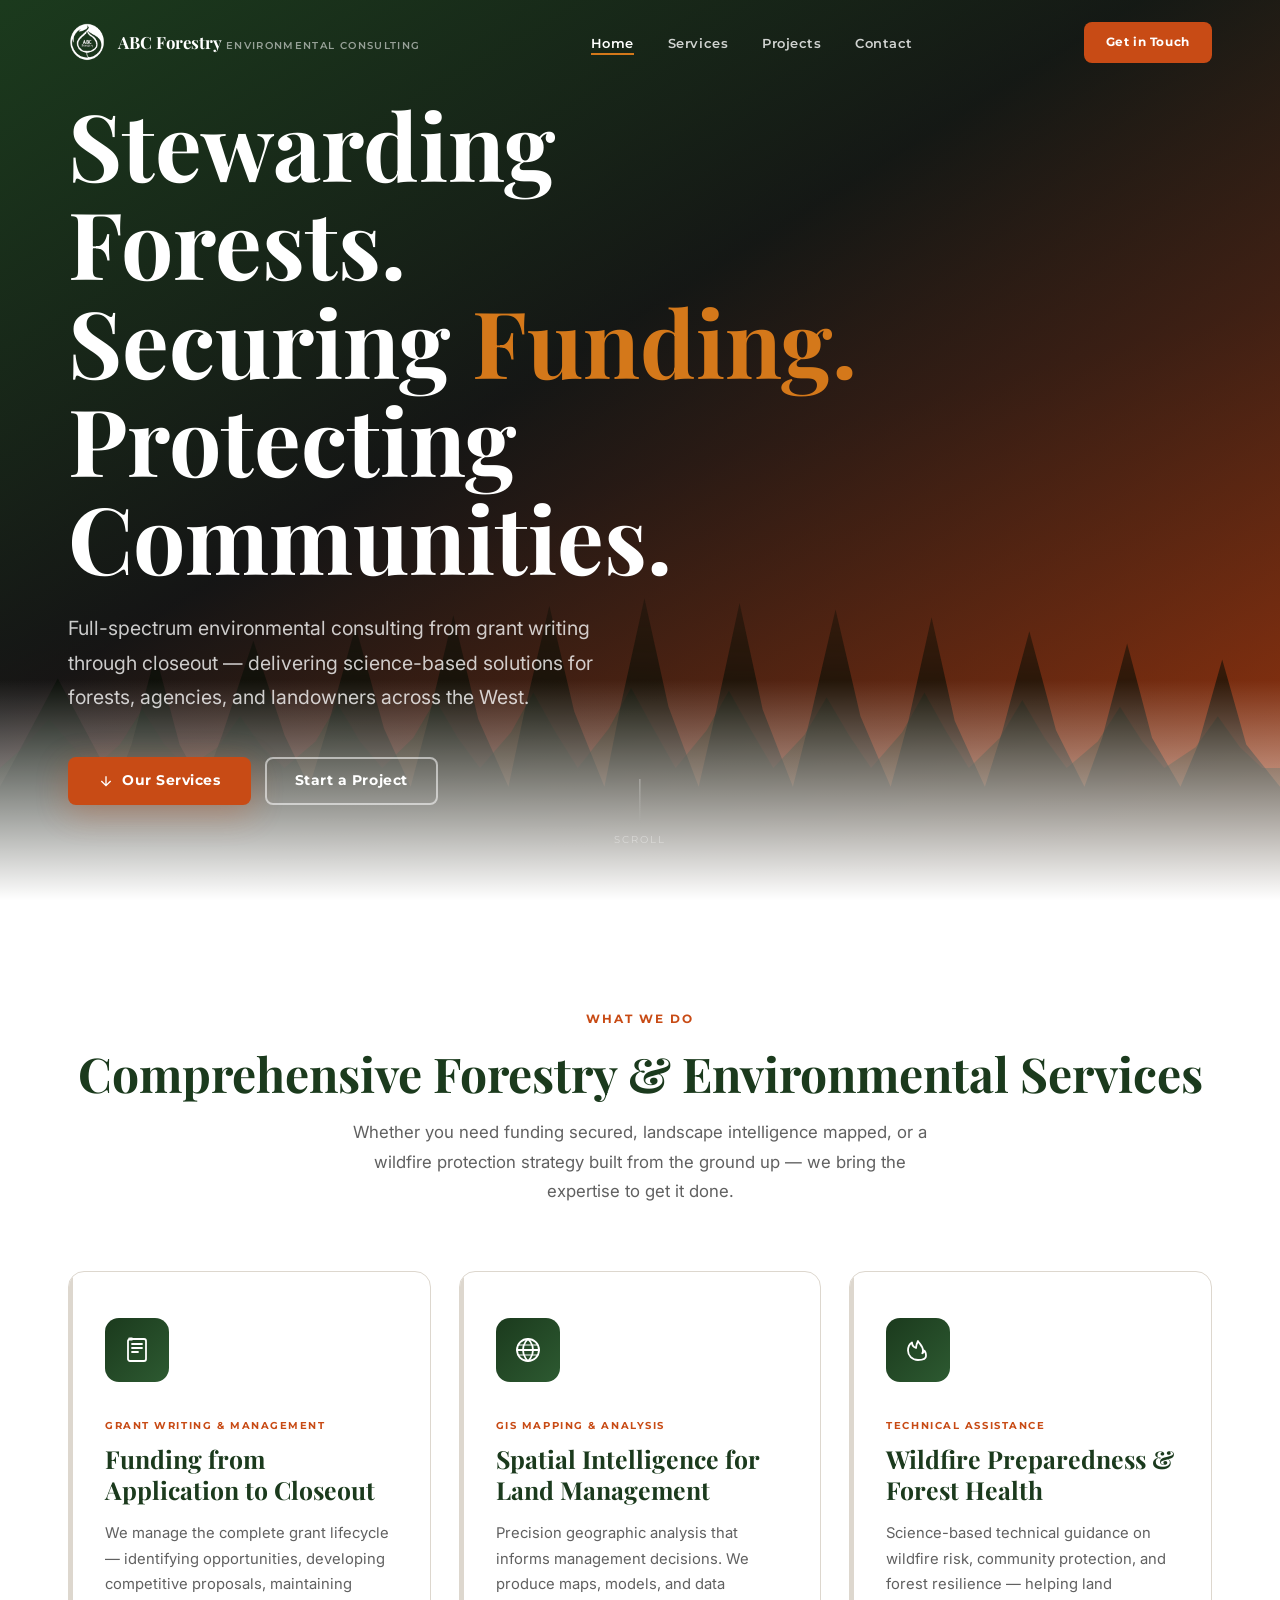
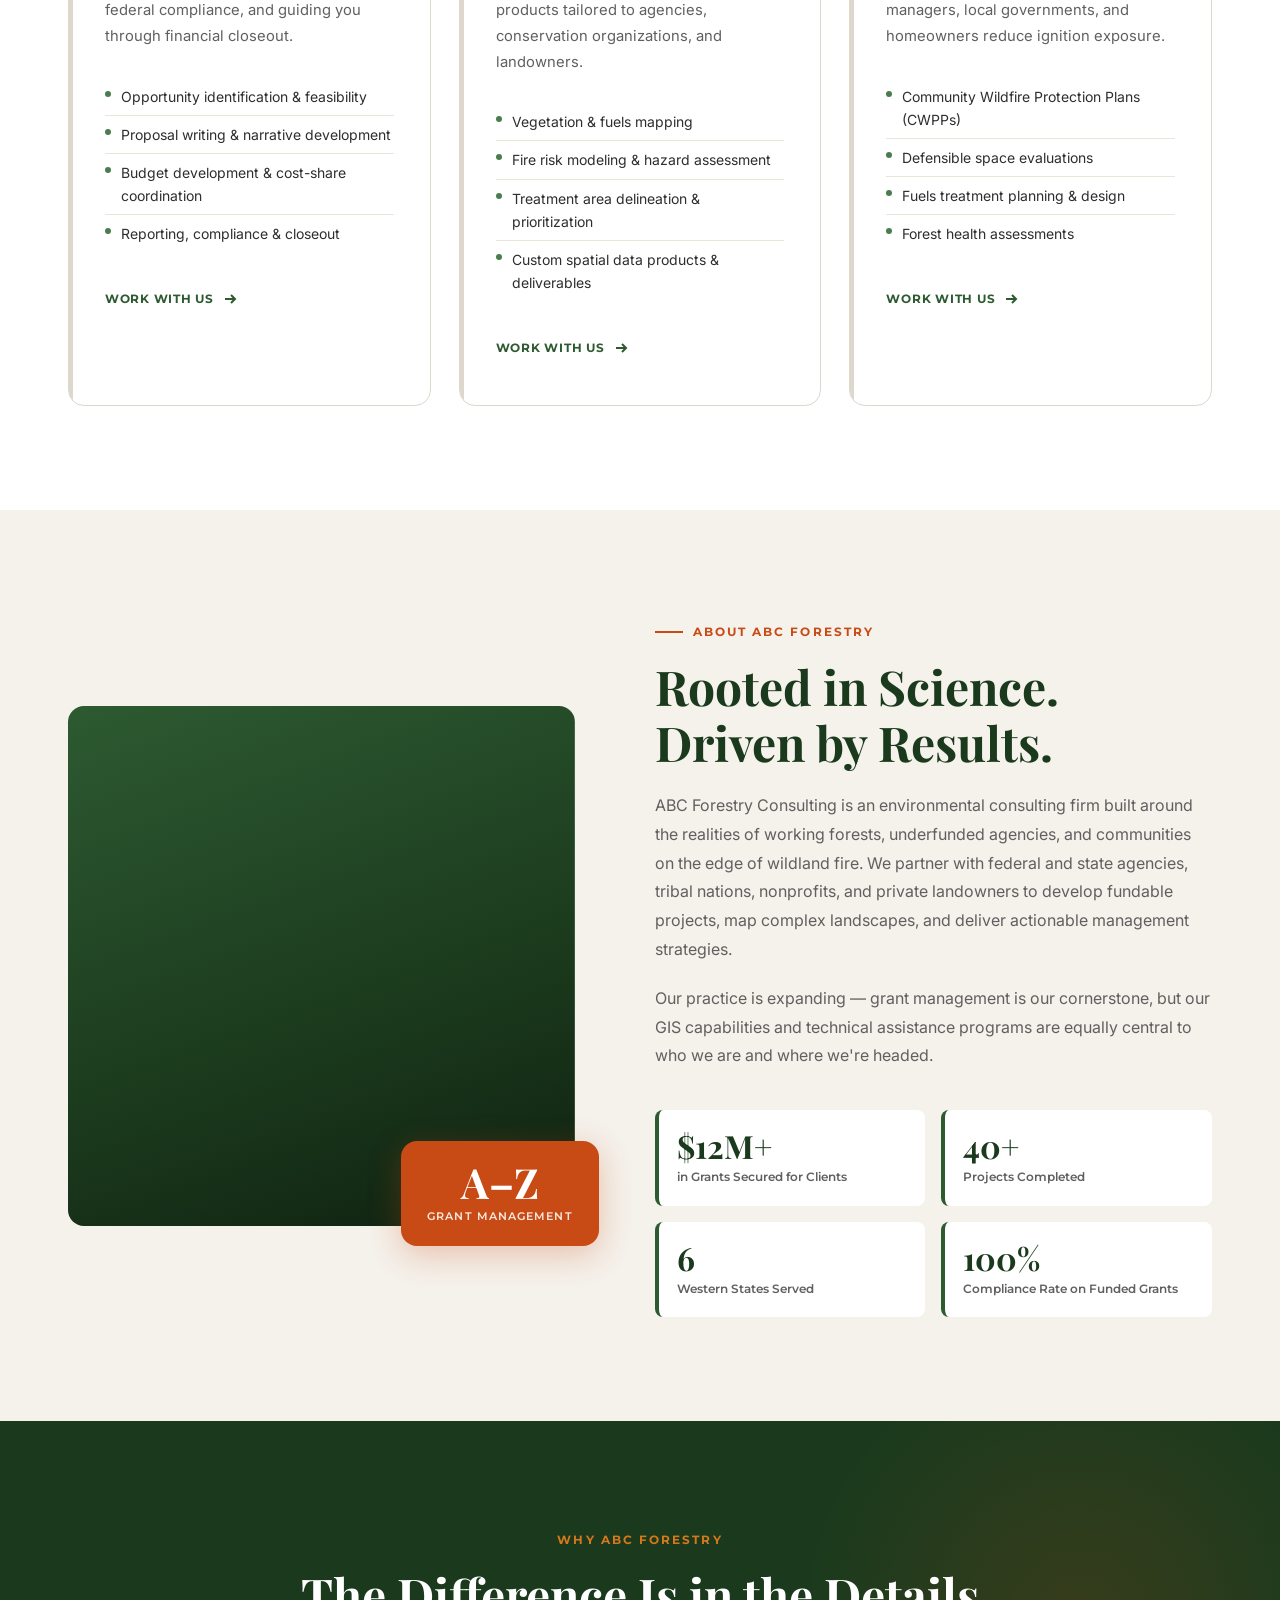
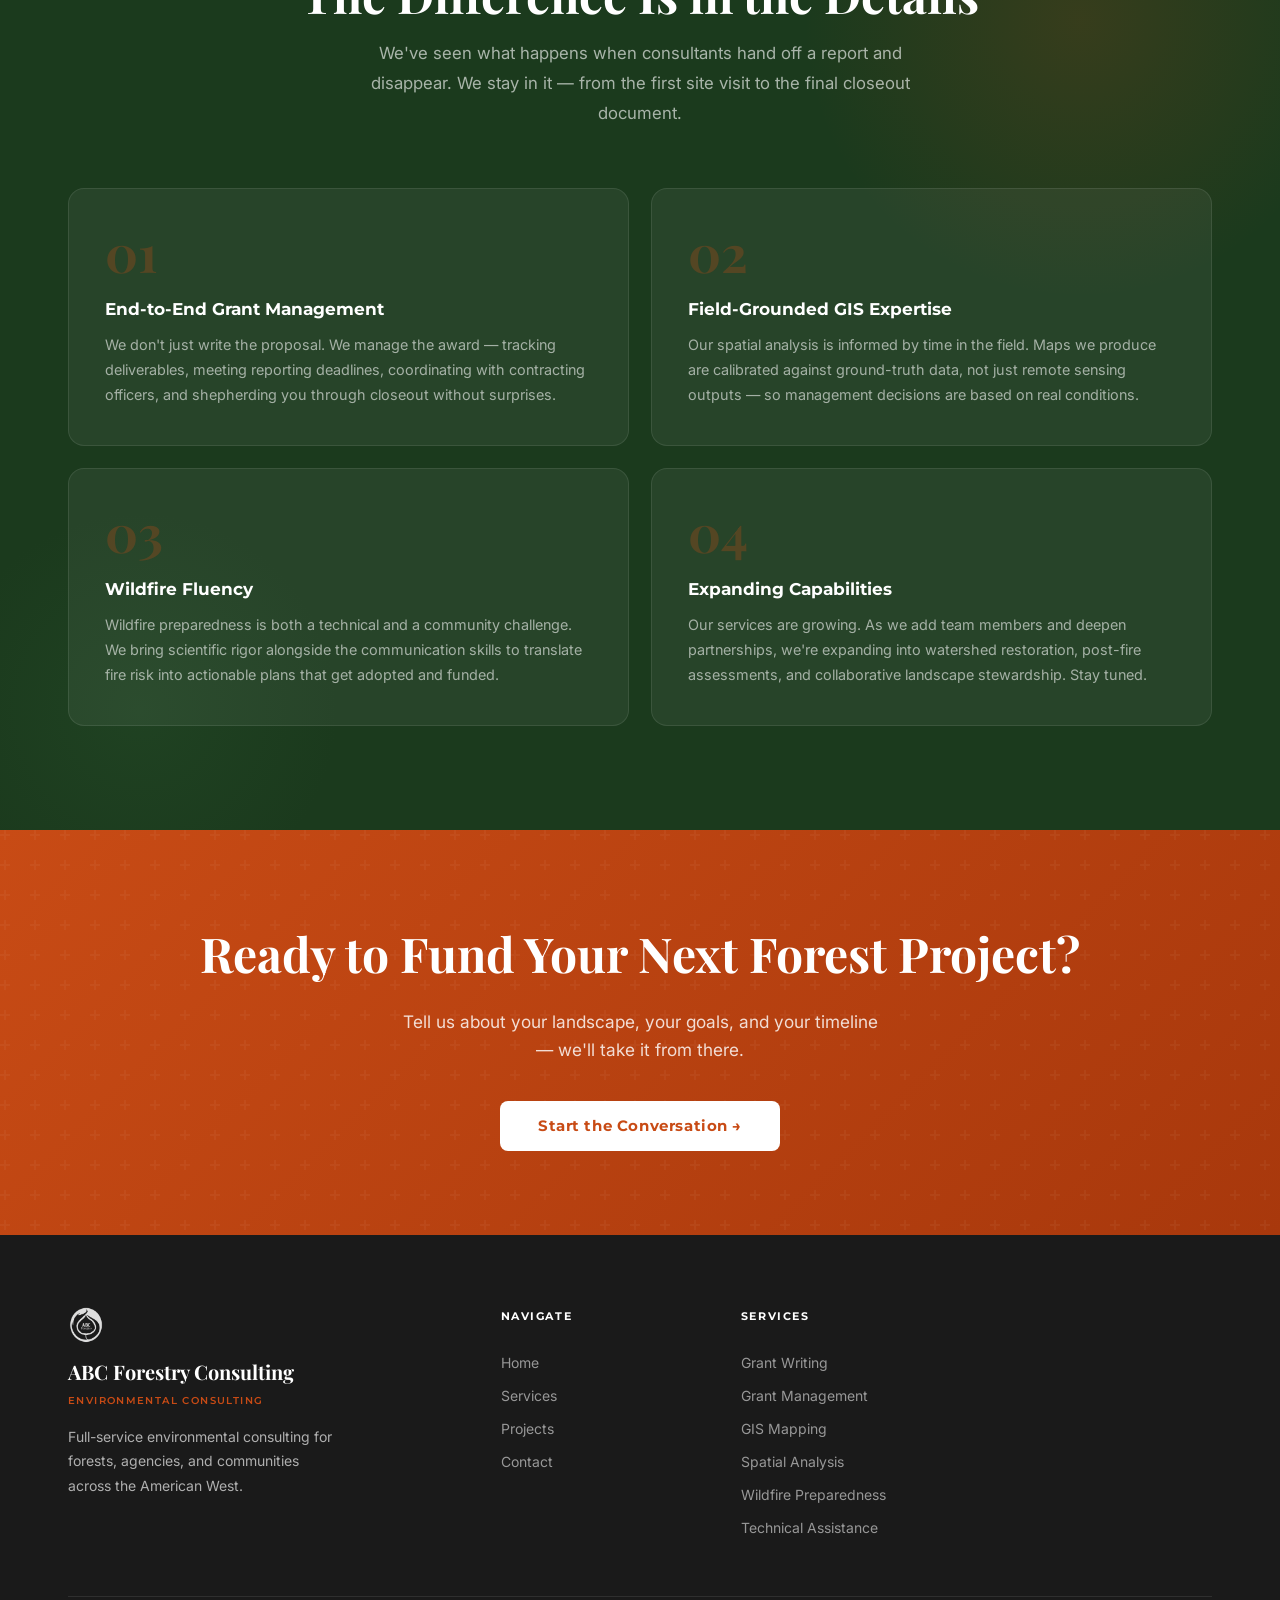
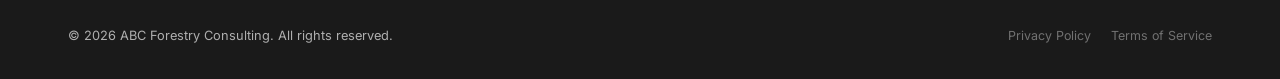
<file: index.html>
<!DOCTYPE html>
<html lang="en">
<head>
  <meta charset="UTF-8" />
  <meta name="viewport" content="width=device-width, initial-scale=1.0" />
  <title>ABC Forestry Consulting — Environmental Consulting & Grant Management</title>
  <meta name="description" content="Full-service environmental consulting specializing in grant writing and management, GIS mapping and analysis, and wildfire technical assistance." />
  <link rel="preconnect" href="https://fonts.googleapis.com" />
  <link rel="preconnect" href="https://fonts.gstatic.com" crossorigin />
  <link href="https://fonts.googleapis.com/css2?family=Playfair+Display:wght@700&family=Montserrat:wght@500;600;700&family=Inter:wght@400;500;600&display=swap" rel="stylesheet" />
  <link rel="stylesheet" href="css/styles.css" />
</head>
<body>

<!-- ===== NAVIGATION ===================================== -->
<nav class="nav" role="navigation" aria-label="Main navigation">
  <div class="container nav__inner">
    <a href="index.html" class="nav__logo" aria-label="ABC Forestry Consulting home">
      <img src="Img/abc-forestry-logo.png" alt="" class="nav__logo-icon" />
      <div class="nav__logo-text">
        <span class="nav__logo-name">ABC Forestry</span>
        <span class="nav__logo-sub">Environmental Consulting</span>
      </div>
    </a>

    <ul class="nav__links" role="list">
      <li><a href="index.html" class="nav__link">Home</a></li>
      <li><a href="#services" class="nav__link">Services</a></li>
      <li><a href="projects.html" class="nav__link">Projects</a></li>
      <li><a href="contact.html" class="nav__link">Contact</a></li>
    </ul>

    <a href="contact.html" class="nav__cta">Get in Touch</a>

    <button class="nav__toggle" aria-label="Open menu" aria-expanded="false">
      <span></span><span></span><span></span>
    </button>
  </div>
</nav>

<!-- Mobile nav overlay -->
<div class="nav__mobile" role="dialog" aria-label="Mobile navigation">
  <button class="nav__mobile-close" aria-label="Close menu">&times;</button>
  <a href="index.html" class="nav__mobile-link">Home</a>
  <a href="#services" class="nav__mobile-link">Services</a>
  <a href="projects.html" class="nav__mobile-link">Projects</a>
  <a href="contact.html" class="btn btn-primary" style="margin-top:16px">Get in Touch</a>
</div>

<!-- ===== HERO =========================================== -->
<section class="hero" aria-label="Hero banner">
  <!--
    HERO IMAGE: Add your photo by updating .hero__bg in styles.css:
    background: linear-gradient(...overlay...), url('images/hero.jpg');
    background-size: cover; background-position: center;
  -->
  <div class="hero__bg" aria-hidden="true"></div>

  <div class="hero__forest" aria-hidden="true">
    <svg xmlns="http://www.w3.org/2000/svg" viewBox="0 0 1440 420" preserveAspectRatio="none">
      <defs>
        <linearGradient id="ff" x1="0" y1="0" x2="0" y2="1">
          <stop offset="0%" stop-color="#fff" stop-opacity="0"/>
          <stop offset="45%" stop-color="#fff" stop-opacity="1"/>
        </linearGradient>
        <mask id="fm"><rect width="1440" height="420" fill="url(#ff)"/></mask>
      </defs>
      <g mask="url(#fm)">
        <!-- distant background trees -->
        <path fill="#0D200E" opacity="0.45" d="M0,420 L0,280 L30,255 L55,228 L80,255 L105,280 L135,255 L160,218 L185,255 L210,280 L245,258 L270,225 L295,258 L320,280 L355,252 L380,212 L405,252 L430,280 L465,248 L490,208 L515,248 L540,280 L575,242 L600,200 L625,242 L650,280 L685,238 L710,195 L735,238 L760,280 L795,240 L820,198 L845,240 L870,280 L905,245 L930,205 L955,245 L980,280 L1015,242 L1040,200 L1065,242 L1090,280 L1125,248 L1150,208 L1175,248 L1200,280 L1235,252 L1260,215 L1285,252 L1310,280 L1345,258 L1370,225 L1395,258 L1420,280 L1440,280 L1440,420 Z"/>
        <!-- closer foreground trees -->
        <path fill="#060E06" opacity="0.62" d="M0,420 L0,300 L20,265 L65,185 L110,265 L130,300 L148,255 L175,160 L202,255 L228,300 L250,245 L285,145 L320,245 L348,300 L368,238 L400,130 L432,238 L462,300 L482,228 L510,118 L538,228 L572,300 L590,220 L618,108 L646,220 L680,300 L698,215 L725,100 L752,215 L786,300 L806,218 L832,105 L858,218 L892,300 L912,225 L940,112 L968,225 L1002,300 L1022,230 L1048,120 L1074,230 L1108,300 L1128,240 L1158,135 L1188,240 L1220,300 L1240,248 L1268,148 L1296,248 L1328,300 L1348,255 L1375,165 L1402,255 L1440,300 L1440,420 Z"/>
      </g>
    </svg>
  </div>

  <div class="hero__particles" aria-hidden="true"></div>

  <div class="container">
    <div class="hero__content">
      <!-- <div class="hero__eyebrow">Environmental Consulting</div> -->
      <h1 class="hero__title">
        Stewarding Forests.<br>
        Securing <em>Funding.</em><br>
        Protecting Communities.
      </h1>
      <p class="hero__subtitle">
        Full-spectrum environmental consulting from grant writing through closeout — delivering science-based solutions for forests, agencies, and landowners across the West.
      </p>
      <div class="hero__actions">
        <a href="#services" class="btn btn-primary">
          <svg width="16" height="16" fill="none" stroke="currentColor" stroke-width="2" viewBox="0 0 24 24" aria-hidden="true"><path d="M12 5v14M5 12l7 7 7-7"/></svg>
          Our Services
        </a>
        <a href="contact.html" class="btn btn-ghost">Start a Project</a>
      </div>
    </div>
  </div>

  <div class="hero__fade" aria-hidden="true"></div>
  <div class="hero__scroll-hint" aria-hidden="true">
    <div class="hero__scroll-line"></div>
    Scroll
  </div>
</section>

<!-- ===== SERVICES ======================================= -->
<section class="services" id="services">
  <div class="container">
    <div class="services__header reveal">
      <div class="section-label">What We Do</div>
      <h2 class="section-title">Comprehensive Forestry &amp; Environmental Services</h2>
      <p class="section-subtitle">
        Whether you need funding secured, landscape intelligence mapped, or a wildfire protection strategy built from the ground up — we bring the expertise to get it done.
      </p>
    </div>

    <div class="services__grid">

      <!-- Card 1: Grant Writing -->
      <article class="service-card reveal reveal-d1">
        <div class="service-card__icon-wrap" aria-hidden="true">
          <!-- Document / scroll icon -->
          <svg viewBox="0 0 28 28" fill="none" stroke="currentColor" stroke-width="1.8" stroke-linecap="round" stroke-linejoin="round">
            <rect x="5" y="3" width="18" height="22" rx="2"/>
            <path d="M9 8h10M9 12h10M9 16h6"/>
            <path d="M5 3c0-1.1.9-2 2-2h2l2 2-2 2H7a2 2 0 01-2-2z" fill="currentColor" stroke="none" opacity="0.5"/>
          </svg>
        </div>
        <div class="service-card__tag">Grant Writing &amp; Management</div>
        <h3 class="service-card__title">Funding from Application to Closeout</h3>
        <p class="service-card__desc">
          We manage the complete grant lifecycle — identifying opportunities, developing competitive proposals, maintaining federal compliance, and guiding you through financial closeout.
        </p>
        <ul class="service-card__list" aria-label="Service capabilities">
          <li class="service-card__item"><span class="service-card__dot" aria-hidden="true"></span>Opportunity identification &amp; feasibility</li>
          <li class="service-card__item"><span class="service-card__dot" aria-hidden="true"></span>Proposal writing &amp; narrative development</li>
          <li class="service-card__item"><span class="service-card__dot" aria-hidden="true"></span>Budget development &amp; cost-share coordination</li>
          <li class="service-card__item"><span class="service-card__dot" aria-hidden="true"></span>Reporting, compliance &amp; closeout</li>
        </ul>
        <a href="contact.html" class="service-card__cta">
          Work With Us
          <svg viewBox="0 0 16 16" fill="none" stroke="currentColor" stroke-width="2" aria-hidden="true"><path d="M3 8h10M9 4l4 4-4 4"/></svg>
        </a>
      </article>

      <!-- Card 2: GIS Mapping -->
      <article class="service-card reveal reveal-d2">
        <div class="service-card__icon-wrap" aria-hidden="true">
          <!-- Map/globe icon -->
          <svg viewBox="0 0 28 28" fill="none" stroke="currentColor" stroke-width="1.8" stroke-linecap="round" stroke-linejoin="round">
            <circle cx="14" cy="14" r="11"/>
            <path d="M14 3c0 0-5 4-5 11s5 11 5 11M14 3c0 0 5 4 5 11s-5 11-5 11"/>
            <path d="M3 14h22"/>
            <path d="M4.5 9h19M4.5 19h19" opacity="0.5"/>
          </svg>
        </div>
        <div class="service-card__tag">GIS Mapping &amp; Analysis</div>
        <h3 class="service-card__title">Spatial Intelligence for Land Management</h3>
        <p class="service-card__desc">
          Precision geographic analysis that informs management decisions. We produce maps, models, and data products tailored to agencies, conservation organizations, and landowners.
        </p>
        <ul class="service-card__list" aria-label="Service capabilities">
          <li class="service-card__item"><span class="service-card__dot" aria-hidden="true"></span>Vegetation &amp; fuels mapping</li>
          <li class="service-card__item"><span class="service-card__dot" aria-hidden="true"></span>Fire risk modeling &amp; hazard assessment</li>
          <li class="service-card__item"><span class="service-card__dot" aria-hidden="true"></span>Treatment area delineation &amp; prioritization</li>
          <li class="service-card__item"><span class="service-card__dot" aria-hidden="true"></span>Custom spatial data products &amp; deliverables</li>
        </ul>
        <a href="contact.html" class="service-card__cta">
          Work With Us
          <svg viewBox="0 0 16 16" fill="none" stroke="currentColor" stroke-width="2" aria-hidden="true"><path d="M3 8h10M9 4l4 4-4 4"/></svg>
        </a>
      </article>

      <!-- Card 3: Technical Assistance -->
      <article class="service-card reveal reveal-d3">
        <div class="service-card__icon-wrap" aria-hidden="true">
          <!-- Flame / shield icon -->
          <svg viewBox="0 0 28 28" fill="none" stroke="currentColor" stroke-width="1.8" stroke-linecap="round" stroke-linejoin="round">
            <path d="M14 24C8 24 4 19.5 4 14.5 4 9 8 6.5 8 6.5c0 0 0 4 4 5.5 0-3 2-7 2-7 1 2.5 5 5 5 9.5 0 1-.3 2-.7 2.8C19.8 16.4 20 15.3 20 14.5c0 0 2 1 2 5.5 0 2-2.5 4-8 4z"/>
          </svg>
        </div>
        <div class="service-card__tag">Technical Assistance</div>
        <h3 class="service-card__title">Wildfire Preparedness &amp; Forest Health</h3>
        <p class="service-card__desc">
          Science-based technical guidance on wildfire risk, community protection, and forest resilience — helping land managers, local governments, and homeowners reduce ignition exposure.
        </p>
        <ul class="service-card__list" aria-label="Service capabilities">
          <li class="service-card__item"><span class="service-card__dot" aria-hidden="true"></span>Community Wildfire Protection Plans (CWPPs)</li>
          <li class="service-card__item"><span class="service-card__dot" aria-hidden="true"></span>Defensible space evaluations</li>
          <li class="service-card__item"><span class="service-card__dot" aria-hidden="true"></span>Fuels treatment planning &amp; design</li>
          <li class="service-card__item"><span class="service-card__dot" aria-hidden="true"></span>Forest health assessments</li>
        </ul>
        <a href="contact.html" class="service-card__cta">
          Work With Us
          <svg viewBox="0 0 16 16" fill="none" stroke="currentColor" stroke-width="2" aria-hidden="true"><path d="M3 8h10M9 4l4 4-4 4"/></svg>
        </a>
      </article>

    </div>
  </div>
</section>

<!-- ===== ABOUT ========================================== -->
<section class="about" id="about">
  <div class="container">
    <div class="about__inner">

      <div class="about__image-wrap reveal">
        <div class="about__image">
          <!--
            Replace .about__img-bg background with your image:
            background-image: url('images/about-forest.jpg');
          -->
          <div class="about__img-bg"></div>
        </div>
        <div class="about__badge">
          <span class="about__badge-num">A–Z</span>
          <span class="about__badge-lbl">Grant Management</span>
        </div>
      </div>

      <div class="about__text reveal reveal-d1">
        <div class="section-label">About ABC Forestry</div>
        <h2 class="section-title">Rooted in Science.<br>Driven by Results.</h2>
        <p class="about__body">
          ABC Forestry Consulting is an environmental consulting firm built around the realities of working forests, underfunded agencies, and communities on the edge of wildland fire. We partner with federal and state agencies, tribal nations, nonprofits, and private landowners to develop fundable projects, map complex landscapes, and deliver actionable management strategies.
        </p>
        <p class="about__body" style="margin-top: -16px;">
          Our practice is expanding — grant management is our cornerstone, but our GIS capabilities and technical assistance programs are equally central to who we are and where we're headed.
        </p>

        <div class="about__stats">
          <div class="about__stat">
            <div class="about__stat-num">$12M+</div>
            <div class="about__stat-lbl">in Grants Secured for Clients</div>
          </div>
          <div class="about__stat">
            <div class="about__stat-num">40+</div>
            <div class="about__stat-lbl">Projects Completed</div>
          </div>
          <div class="about__stat">
            <div class="about__stat-num">6</div>
            <div class="about__stat-lbl">Western States Served</div>
          </div>
          <div class="about__stat">
            <div class="about__stat-num">100%</div>
            <div class="about__stat-lbl">Compliance Rate on Funded Grants</div>
          </div>
        </div>
      </div>

    </div>
  </div>
</section>

<!-- ===== WHY CHOOSE US =================================== -->
<section class="why-us">
  <div class="container">
    <div class="why-us__header reveal">
      <div class="section-label">Why ABC Forestry</div>
      <h2 class="section-title">The Difference Is in the Details</h2>
      <p class="section-subtitle">
        We've seen what happens when consultants hand off a report and disappear. We stay in it — from the first site visit to the final closeout document.
      </p>
    </div>

    <div class="why-us__grid">
      <div class="why-card reveal reveal-d1">
        <div class="why-card__num">01</div>
        <h3 class="why-card__title">End-to-End Grant Management</h3>
        <p class="why-card__desc">
          We don't just write the proposal. We manage the award — tracking deliverables, meeting reporting deadlines, coordinating with contracting officers, and shepherding you through closeout without surprises.
        </p>
      </div>
      <div class="why-card reveal reveal-d2">
        <div class="why-card__num">02</div>
        <h3 class="why-card__title">Field-Grounded GIS Expertise</h3>
        <p class="why-card__desc">
          Our spatial analysis is informed by time in the field. Maps we produce are calibrated against ground-truth data, not just remote sensing outputs — so management decisions are based on real conditions.
        </p>
      </div>
      <div class="why-card reveal reveal-d1" style="transition-delay: 0.22s;">
        <div class="why-card__num">03</div>
        <h3 class="why-card__title">Wildfire Fluency</h3>
        <p class="why-card__desc">
          Wildfire preparedness is both a technical and a community challenge. We bring scientific rigor alongside the communication skills to translate fire risk into actionable plans that get adopted and funded.
        </p>
      </div>
      <div class="why-card reveal reveal-d2" style="transition-delay: 0.32s;">
        <div class="why-card__num">04</div>
        <h3 class="why-card__title">Expanding Capabilities</h3>
        <p class="why-card__desc">
          Our services are growing. As we add team members and deepen partnerships, we're expanding into watershed restoration, post-fire assessments, and collaborative landscape stewardship. Stay tuned.
        </p>
      </div>
    </div>
  </div>
</section>

<!-- ===== CTA BANNER ===================================== -->
<section class="cta-banner">
  <div class="container cta-banner__content">
    <h2 class="cta-banner__title">Ready to Fund Your Next Forest Project?</h2>
    <p class="cta-banner__sub">Tell us about your landscape, your goals, and your timeline — we'll take it from there.</p>
    <a href="contact.html" class="btn">Start the Conversation &rarr;</a>
  </div>
</section>

<!-- ===== FOOTER ========================================= -->
<footer class="footer">
  <div class="container">
    <div class="footer__grid">

      <div>
        <img src="Img/abc-forestry-logo.png" alt="" class="footer__logo-icon" />
        <div class="footer__brand-name">ABC Forestry Consulting</div>
        <div class="footer__brand-sub">Environmental Consulting</div>
        <p class="footer__brand-desc">
          Full-service environmental consulting for forests, agencies, and communities across the American West.
        </p>
      </div>

      <div>
        <div class="footer__col-title">Navigate</div>
        <a href="index.html" class="footer__link">Home</a>
        <a href="#services" class="footer__link">Services</a>
        <a href="projects.html" class="footer__link">Projects</a>
        <a href="contact.html" class="footer__link">Contact</a>
      </div>

      <div>
        <div class="footer__col-title">Services</div>
        <a href="contact.html" class="footer__link">Grant Writing</a>
        <a href="contact.html" class="footer__link">Grant Management</a>
        <a href="contact.html" class="footer__link">GIS Mapping</a>
        <a href="contact.html" class="footer__link">Spatial Analysis</a>
        <a href="contact.html" class="footer__link">Wildfire Preparedness</a>
        <a href="contact.html" class="footer__link">Technical Assistance</a>
      </div>


    </div>

    <div class="footer__bottom">
      <p class="footer__copy">&copy; 2026 ABC Forestry Consulting. All rights reserved.</p>
      <div class="footer__legal">
        <a href="#" class="footer__legal-link">Privacy Policy</a>
        <a href="#" class="footer__legal-link">Terms of Service</a>
      </div>
    </div>
  </div>
</footer>

<script src="js/main.js"></script>
</body>
</html>
</file>
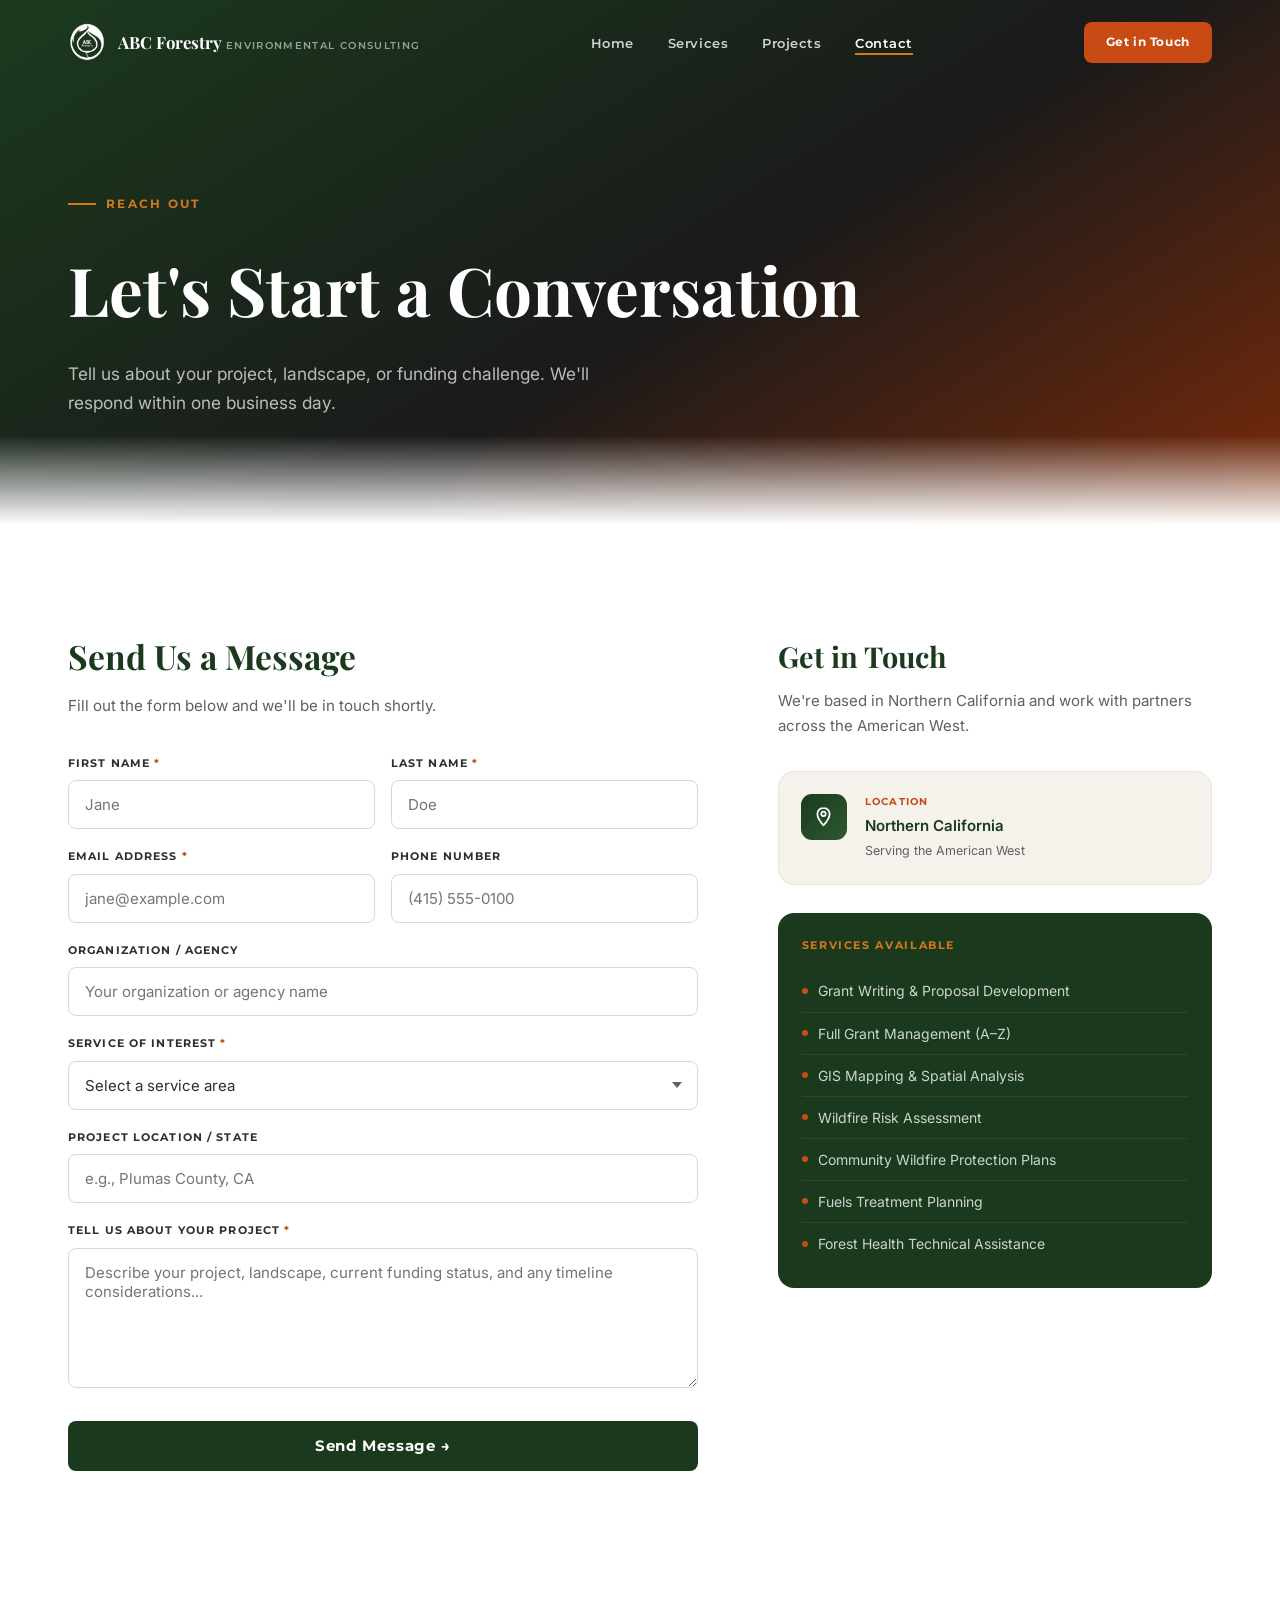
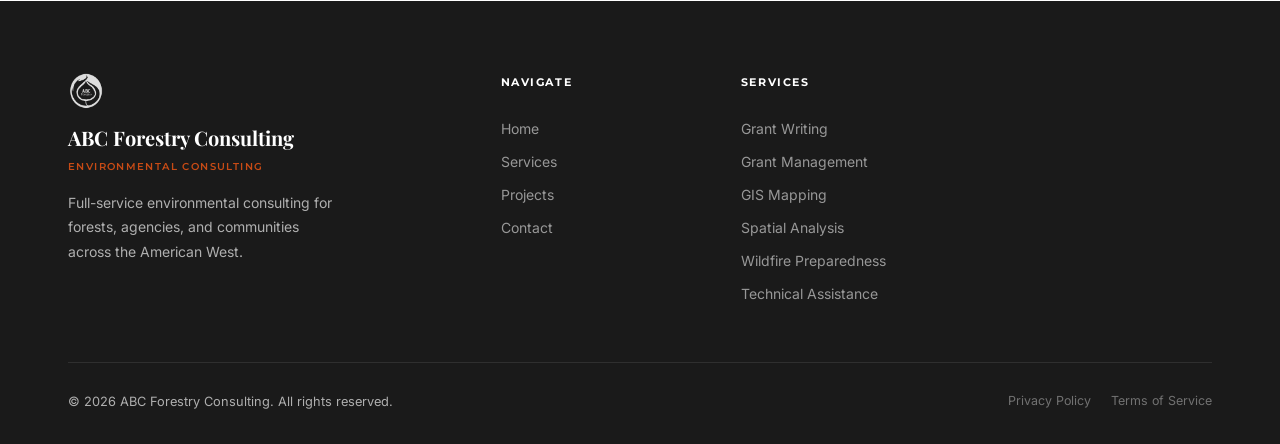
<file: contact.html>
<!DOCTYPE html>
<html lang="en">
<head>
  <meta charset="UTF-8" />
  <meta name="viewport" content="width=device-width, initial-scale=1.0" />
  <title>Contact — ABC Forestry Consulting</title>
  <meta name="description" content="Get in touch with ABC Forestry Consulting for grant writing, GIS mapping, and wildfire technical assistance." />
  <link rel="preconnect" href="https://fonts.googleapis.com" />
  <link rel="preconnect" href="https://fonts.gstatic.com" crossorigin />
  <link href="https://fonts.googleapis.com/css2?family=Playfair+Display:wght@700&family=Montserrat:wght@500;600;700&family=Inter:wght@400;500;600&display=swap" rel="stylesheet" />
  <link rel="stylesheet" href="css/styles.css" />
</head>
<body>

<!-- ===== NAVIGATION ===================================== -->
<nav class="nav scrolled" role="navigation" aria-label="Main navigation">
  <div class="container nav__inner">
    <a href="index.html" class="nav__logo" aria-label="ABC Forestry Consulting home">
      <img src="Img/abc-forestry-logo.png" alt="" class="nav__logo-icon" />
      <div class="nav__logo-text">
        <span class="nav__logo-name">ABC Forestry</span>
        <span class="nav__logo-sub">Environmental Consulting</span>
      </div>
    </a>

    <ul class="nav__links" role="list">
      <li><a href="index.html" class="nav__link">Home</a></li>
      <li><a href="index.html#services" class="nav__link">Services</a></li>
      <li><a href="projects.html" class="nav__link">Projects</a></li>
      <li><a href="contact.html" class="nav__link active">Contact</a></li>
    </ul>

    <a href="contact.html" class="nav__cta">Get in Touch</a>
    <button class="nav__toggle" aria-label="Open menu"><span></span><span></span><span></span></button>
  </div>
</nav>

<div class="nav__mobile" role="dialog" aria-label="Mobile navigation">
  <button class="nav__mobile-close" aria-label="Close menu">&times;</button>
  <a href="index.html" class="nav__mobile-link">Home</a>
  <a href="index.html#services" class="nav__mobile-link">Services</a>
  <a href="projects.html" class="nav__mobile-link">Projects</a>
  <a href="contact.html" class="btn btn-primary" style="margin-top:16px">Get in Touch</a>
</div>

<!-- ===== PAGE HERO ====================================== -->
<section class="page-hero">
  <div class="container">
    <div class="page-hero__label">Reach Out</div>
    <h1 class="page-hero__title">Let's Start a Conversation</h1>
    <p class="page-hero__sub">
      Tell us about your project, landscape, or funding challenge. We'll respond within one business day.
    </p>
  </div>
</section>

<!-- ===== CONTACT SECTION ================================ -->
<section class="contact-section">
  <div class="container">
    <div class="contact__grid">

      <!-- Form -->
      <div class="reveal">
        <div class="contact-form__title">Send Us a Message</div>
        <p class="contact-form__sub">Fill out the form below and we'll be in touch shortly.</p>

        <form id="contact-form" action="https://formspree.io/f/mqagelne" method="POST" novalidate>

          <div class="form-row">
            <div class="form-group">
              <label class="form-label" for="fname">First Name <span aria-hidden="true" style="color:var(--ember)">*</span></label>
              <input class="form-input" type="text" id="fname" name="fname" placeholder="Jane" required autocomplete="given-name" />
            </div>
            <div class="form-group">
              <label class="form-label" for="lname">Last Name <span aria-hidden="true" style="color:var(--ember)">*</span></label>
              <input class="form-input" type="text" id="lname" name="lname" placeholder="Doe" required autocomplete="family-name" />
            </div>
          </div>

          <div class="form-row">
            <div class="form-group">
              <label class="form-label" for="email">Email Address <span aria-hidden="true" style="color:var(--ember)">*</span></label>
              <input class="form-input" type="email" id="email" name="email" placeholder="jane@example.com" required autocomplete="email" />
            </div>
            <div class="form-group">
              <label class="form-label" for="phone">Phone Number</label>
              <input class="form-input" type="tel" id="phone" name="phone" placeholder="(415) 555-0100" autocomplete="tel" />
            </div>
          </div>

          <div class="form-group">
            <label class="form-label" for="org">Organization / Agency</label>
            <input class="form-input" type="text" id="org" name="org" placeholder="Your organization or agency name" autocomplete="organization" />
          </div>

          <div class="form-group">
            <label class="form-label" for="service">Service of Interest <span aria-hidden="true" style="color:var(--ember)">*</span></label>
            <div class="form-select-wrap">
              <select class="form-select" id="service" name="service" required>
                <option value="" disabled selected>Select a service area</option>
                <option value="grant-writing">Grant Writing</option>
                <option value="grant-management">Grant Management (A–Z)</option>
                <option value="gis-mapping">GIS Mapping &amp; Analysis</option>
                <option value="wildfire-tech">Wildfire Technical Assistance</option>
                <option value="cwpp">Community Wildfire Protection Plan</option>
                <option value="multiple">Multiple Services</option>
                <option value="other">Other / Not Sure Yet</option>
              </select>
            </div>
          </div>

          <div class="form-group">
            <label class="form-label" for="location">Project Location / State</label>
            <input class="form-input" type="text" id="location" name="location" placeholder="e.g., Plumas County, CA" />
          </div>

          <div class="form-group">
            <label class="form-label" for="message">Tell Us About Your Project <span aria-hidden="true" style="color:var(--ember)">*</span></label>
            <textarea class="form-textarea" id="message" name="message" placeholder="Describe your project, landscape, current funding status, and any timeline considerations..." required></textarea>
          </div>

          <button type="submit" class="form-submit">Send Message &rarr;</button>

        </form>
      </div>

      <!-- Contact Info Sidebar -->
      <div class="contact-info reveal reveal-d1">
        <div class="contact-info__title">Get in Touch</div>
        <p class="contact-info__sub">
          We're based in Northern California and work with partners across the American West.
        </p>

        <div class="info-card">
          <div class="info-card__icon" aria-hidden="true">
            <svg viewBox="0 0 24 24" fill="none" stroke="currentColor" stroke-width="2" stroke-linecap="round" stroke-linejoin="round"><path d="M12 2C8.13 2 5 5.13 5 9c0 5.25 7 13 7 13s7-7.75 7-13c0-3.87-3.13-7-7-7z"/><circle cx="12" cy="9" r="2.5"/></svg>
          </div>
          <div>
            <div class="info-card__label">Location</div>
            <div class="info-card__value">Northern California</div>
            <div class="info-card__note">Serving the American West</div>
          </div>
        </div>

        <div class="service-list-box">
          <div class="service-list-box__title">Services Available</div>
          <div class="service-list-box__item">
            <span class="service-list-box__dot" aria-hidden="true"></span>
            Grant Writing &amp; Proposal Development
          </div>
          <div class="service-list-box__item">
            <span class="service-list-box__dot" aria-hidden="true"></span>
            Full Grant Management (A–Z)
          </div>
          <div class="service-list-box__item">
            <span class="service-list-box__dot" aria-hidden="true"></span>
            GIS Mapping &amp; Spatial Analysis
          </div>
          <div class="service-list-box__item">
            <span class="service-list-box__dot" aria-hidden="true"></span>
            Wildfire Risk Assessment
          </div>
          <div class="service-list-box__item">
            <span class="service-list-box__dot" aria-hidden="true"></span>
            Community Wildfire Protection Plans
          </div>
          <div class="service-list-box__item">
            <span class="service-list-box__dot" aria-hidden="true"></span>
            Fuels Treatment Planning
          </div>
          <div class="service-list-box__item">
            <span class="service-list-box__dot" aria-hidden="true"></span>
            Forest Health Technical Assistance
          </div>
        </div>

      </div><!-- /.contact-info -->
    </div><!-- /.contact__grid -->
  </div>
</section>

<!-- ===== FOOTER ========================================= -->
<footer class="footer">
  <div class="container">
    <div class="footer__grid">

      <div>
        <img src="Img/abc-forestry-logo.png" alt="" class="footer__logo-icon" />
        <div class="footer__brand-name">ABC Forestry Consulting</div>
        <div class="footer__brand-sub">Environmental Consulting</div>
        <p class="footer__brand-desc">
          Full-service environmental consulting for forests, agencies, and communities across the American West.
        </p>
      </div>

      <div>
        <div class="footer__col-title">Navigate</div>
        <a href="index.html" class="footer__link">Home</a>
        <a href="index.html#services" class="footer__link">Services</a>
        <a href="projects.html" class="footer__link">Projects</a>
        <a href="contact.html" class="footer__link">Contact</a>
      </div>

      <div>
        <div class="footer__col-title">Services</div>
        <a href="contact.html" class="footer__link">Grant Writing</a>
        <a href="contact.html" class="footer__link">Grant Management</a>
        <a href="contact.html" class="footer__link">GIS Mapping</a>
        <a href="contact.html" class="footer__link">Spatial Analysis</a>
        <a href="contact.html" class="footer__link">Wildfire Preparedness</a>
        <a href="contact.html" class="footer__link">Technical Assistance</a>
      </div>


    </div>

    <div class="footer__bottom">
      <p class="footer__copy">&copy; 2026 ABC Forestry Consulting. All rights reserved.</p>
      <div class="footer__legal">
        <a href="#" class="footer__legal-link">Privacy Policy</a>
        <a href="#" class="footer__legal-link">Terms of Service</a>
      </div>
    </div>
  </div>
</footer>

<script src="js/main.js"></script>
</body>
</html>
</file>
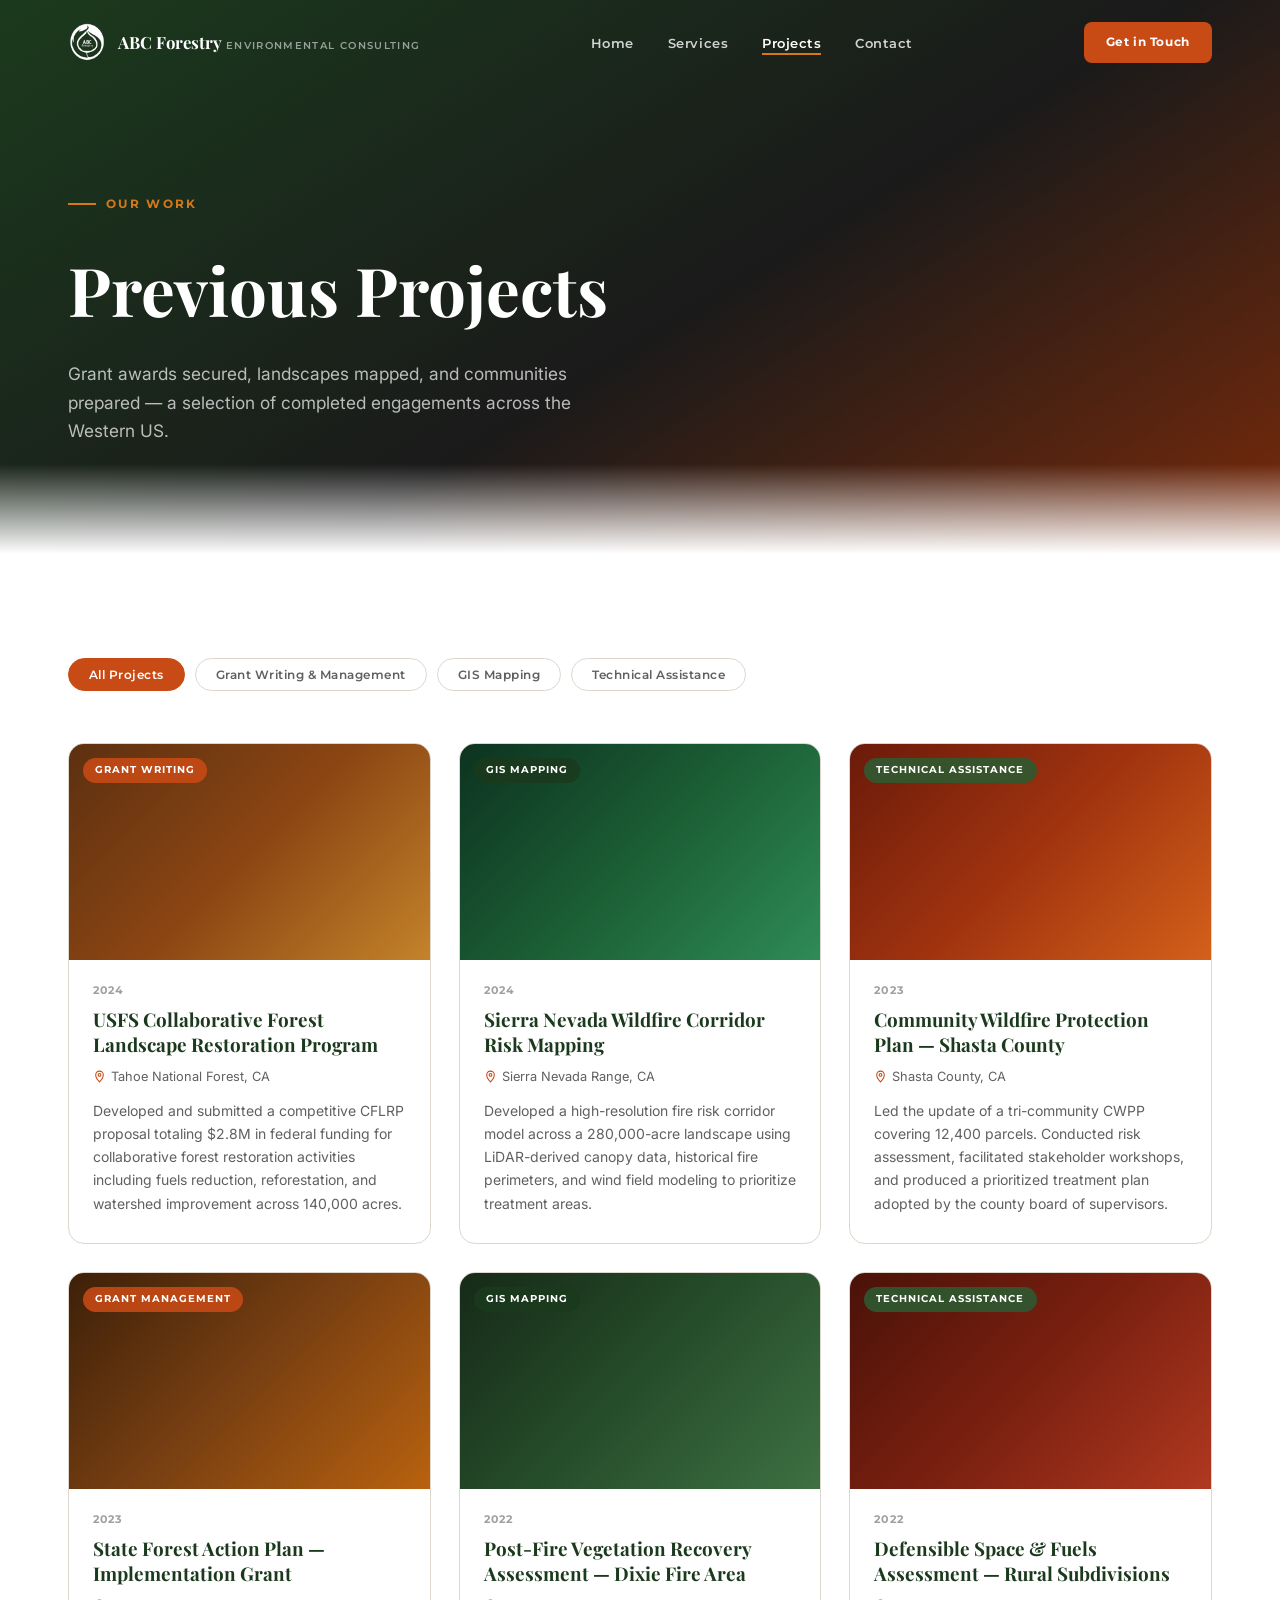
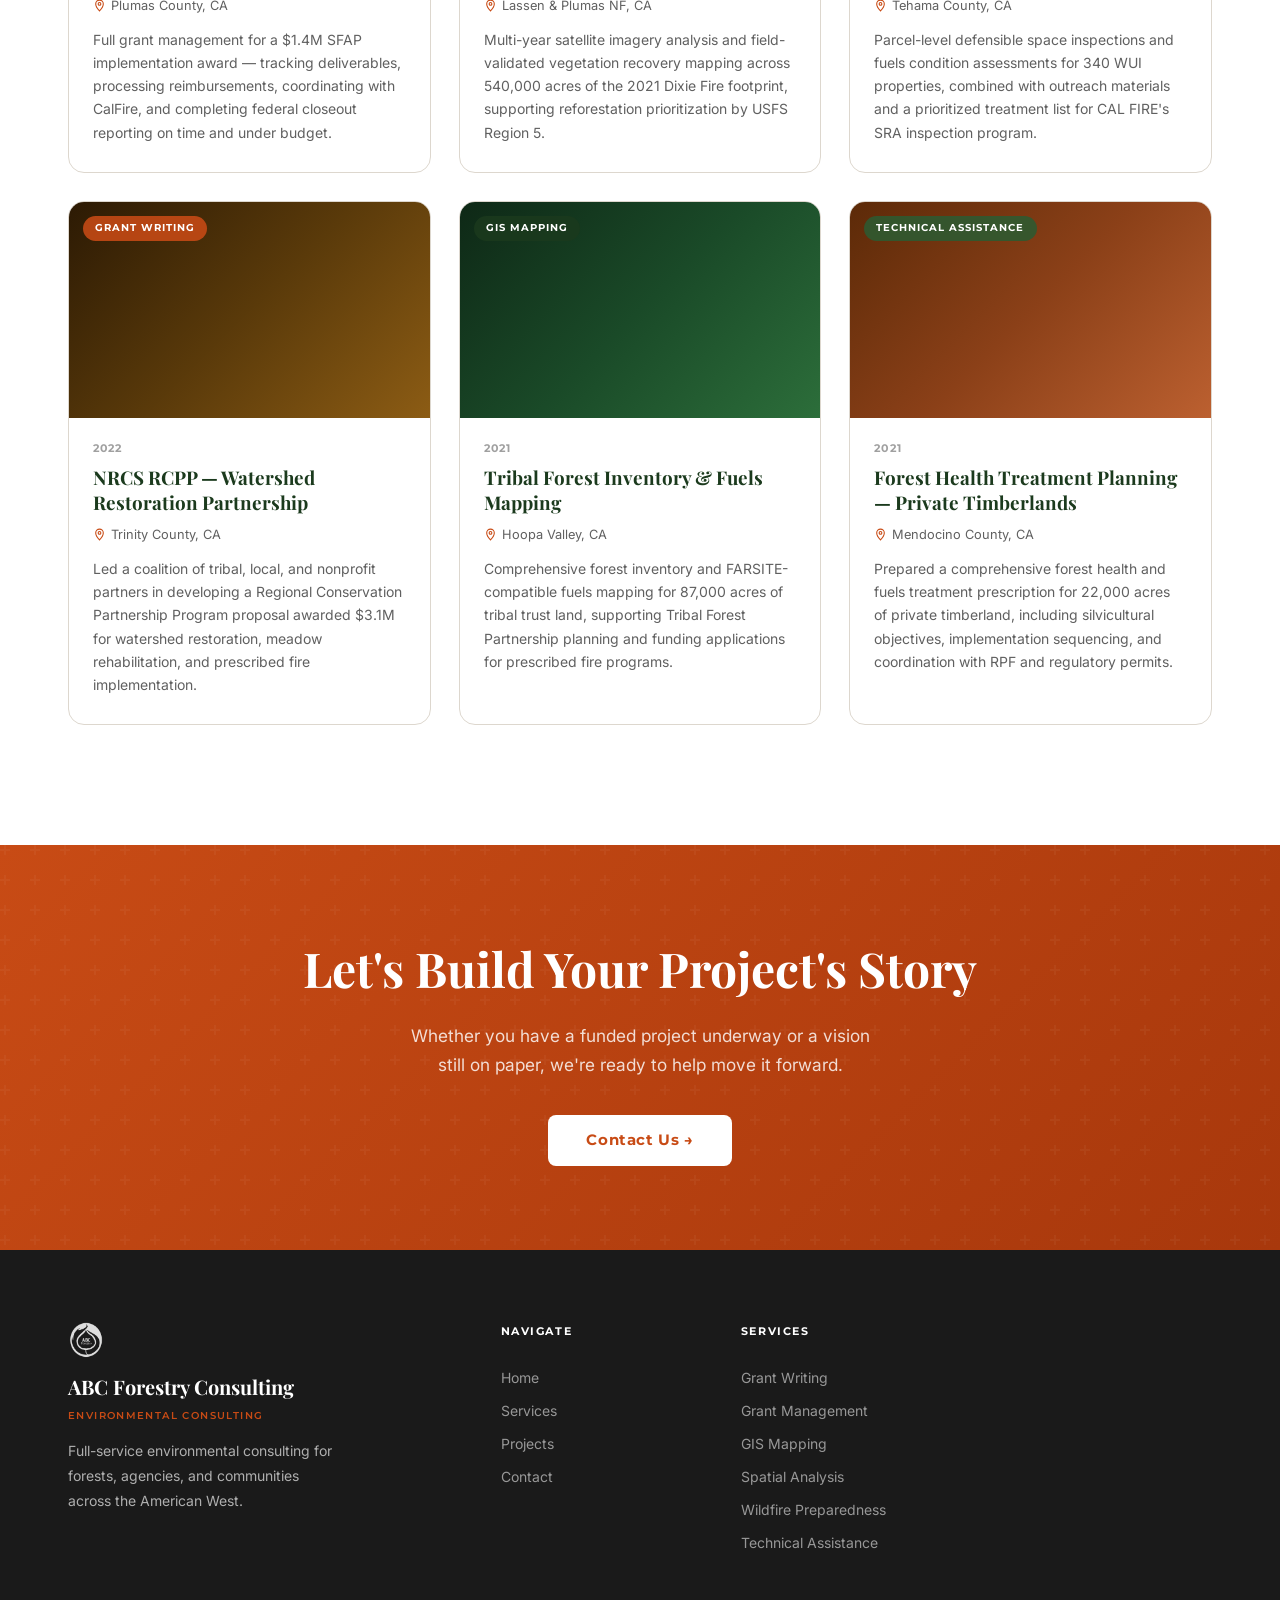
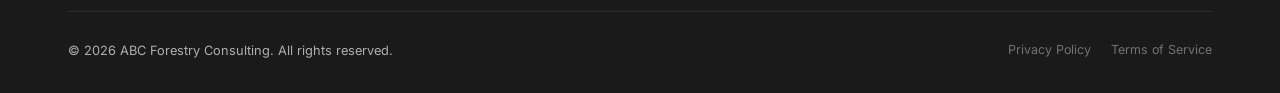
<file: projects.html>
<!DOCTYPE html>
<html lang="en">
<head>
  <meta charset="UTF-8" />
  <meta name="viewport" content="width=device-width, initial-scale=1.0" />
  <title>Projects — ABC Forestry Consulting</title>
  <meta name="description" content="Past and current projects by ABC Forestry Consulting — grant management, GIS mapping, and wildfire technical assistance across the Western US." />
  <link rel="preconnect" href="https://fonts.googleapis.com" />
  <link rel="preconnect" href="https://fonts.gstatic.com" crossorigin />
  <link href="https://fonts.googleapis.com/css2?family=Playfair+Display:wght@700&family=Montserrat:wght@500;600;700&family=Inter:wght@400;500;600&display=swap" rel="stylesheet" />
  <link rel="stylesheet" href="css/styles.css" />
</head>
<body>

<!-- ===== NAVIGATION ===================================== -->
<nav class="nav scrolled" role="navigation" aria-label="Main navigation">
  <div class="container nav__inner">
    <a href="index.html" class="nav__logo" aria-label="ABC Forestry Consulting home">
      <img src="Img/abc-forestry-logo.png" alt="" class="nav__logo-icon" />
      <div class="nav__logo-text">
        <span class="nav__logo-name">ABC Forestry</span>
        <span class="nav__logo-sub">Environmental Consulting</span>
      </div>
    </a>

    <ul class="nav__links" role="list">
      <li><a href="index.html" class="nav__link">Home</a></li>
      <li><a href="index.html#services" class="nav__link">Services</a></li>
      <li><a href="projects.html" class="nav__link active">Projects</a></li>
      <li><a href="contact.html" class="nav__link">Contact</a></li>
    </ul>

    <a href="contact.html" class="nav__cta">Get in Touch</a>
    <button class="nav__toggle" aria-label="Open menu"><span></span><span></span><span></span></button>
  </div>
</nav>

<div class="nav__mobile" role="dialog" aria-label="Mobile navigation">
  <button class="nav__mobile-close" aria-label="Close menu">&times;</button>
  <a href="index.html" class="nav__mobile-link">Home</a>
  <a href="index.html#services" class="nav__mobile-link">Services</a>
  <a href="projects.html" class="nav__mobile-link">Projects</a>
  <a href="contact.html" class="btn btn-primary" style="margin-top:16px">Get in Touch</a>
</div>

<!-- ===== PAGE HERO ====================================== -->
<section class="page-hero">
  <div class="container">
    <div class="page-hero__label">Our Work</div>
    <h1 class="page-hero__title">Previous Projects</h1>
    <p class="page-hero__sub">
      Grant awards secured, landscapes mapped, and communities prepared — a selection of completed engagements across the Western US.
    </p>
  </div>
</section>

<!-- ===== PROJECTS GRID =================================== -->
<section class="projects-section">
  <div class="container">

    <!-- Filters -->
    <div class="projects__filters" role="tablist" aria-label="Filter projects by category">
      <button class="filter-btn active" data-filter="all" role="tab" aria-selected="true">All Projects</button>
      <button class="filter-btn" data-filter="grant" role="tab" aria-selected="false">Grant Writing &amp; Management</button>
      <button class="filter-btn" data-filter="gis" role="tab" aria-selected="false">GIS Mapping</button>
      <button class="filter-btn" data-filter="tech" role="tab" aria-selected="false">Technical Assistance</button>
    </div>

    <div class="projects__grid">

      <!-- Project 1 -->
      <article class="project-card reveal" data-category="grant">
        <div class="project-card__img">
          <div class="project-card__img-bg" style="background: linear-gradient(135deg, #5C3010 0%, #8B4513 50%, #C4832A 100%);"></div>
          <span class="project-card__badge cat-grant">Grant Writing</span>
          <div class="project-card__overlay">
            <span>View Details &rarr;</span>
          </div>
        </div>
        <div class="project-card__body">
          <div class="project-card__year">2024</div>
          <h2 class="project-card__title">USFS Collaborative Forest Landscape Restoration Program</h2>
          <div class="project-card__location">
            <svg viewBox="0 0 24 24" fill="none" stroke="currentColor" stroke-width="2" aria-hidden="true"><path d="M12 2C8.13 2 5 5.13 5 9c0 5.25 7 13 7 13s7-7.75 7-13c0-3.87-3.13-7-7-7z"/><circle cx="12" cy="9" r="2.5"/></svg>
            Tahoe National Forest, CA
          </div>
          <p class="project-card__desc">
            Developed and submitted a competitive CFLRP proposal totaling $2.8M in federal funding for collaborative forest restoration activities including fuels reduction, reforestation, and watershed improvement across 140,000 acres.
          </p>
        </div>
      </article>

      <!-- Project 2 -->
      <article class="project-card reveal reveal-d1" data-category="gis">
        <div class="project-card__img">
          <div class="project-card__img-bg" style="background: linear-gradient(135deg, #0D3320 0%, #1B5E35 50%, #2E8B57 100%);"></div>
          <span class="project-card__badge cat-gis">GIS Mapping</span>
          <div class="project-card__overlay">
            <span>View Details &rarr;</span>
          </div>
        </div>
        <div class="project-card__body">
          <div class="project-card__year">2024</div>
          <h2 class="project-card__title">Sierra Nevada Wildfire Corridor Risk Mapping</h2>
          <div class="project-card__location">
            <svg viewBox="0 0 24 24" fill="none" stroke="currentColor" stroke-width="2" aria-hidden="true"><path d="M12 2C8.13 2 5 5.13 5 9c0 5.25 7 13 7 13s7-7.75 7-13c0-3.87-3.13-7-7-7z"/><circle cx="12" cy="9" r="2.5"/></svg>
            Sierra Nevada Range, CA
          </div>
          <p class="project-card__desc">
            Developed a high-resolution fire risk corridor model across a 280,000-acre landscape using LiDAR-derived canopy data, historical fire perimeters, and wind field modeling to prioritize treatment areas.
          </p>
        </div>
      </article>

      <!-- Project 3 -->
      <article class="project-card reveal reveal-d2" data-category="tech">
        <div class="project-card__img">
          <div class="project-card__img-bg" style="background: linear-gradient(135deg, #6B1A0A 0%, #A0330F 50%, #D4601A 100%);"></div>
          <span class="project-card__badge cat-tech">Technical Assistance</span>
          <div class="project-card__overlay">
            <span>View Details &rarr;</span>
          </div>
        </div>
        <div class="project-card__body">
          <div class="project-card__year">2023</div>
          <h2 class="project-card__title">Community Wildfire Protection Plan — Shasta County</h2>
          <div class="project-card__location">
            <svg viewBox="0 0 24 24" fill="none" stroke="currentColor" stroke-width="2" aria-hidden="true"><path d="M12 2C8.13 2 5 5.13 5 9c0 5.25 7 13 7 13s7-7.75 7-13c0-3.87-3.13-7-7-7z"/><circle cx="12" cy="9" r="2.5"/></svg>
            Shasta County, CA
          </div>
          <p class="project-card__desc">
            Led the update of a tri-community CWPP covering 12,400 parcels. Conducted risk assessment, facilitated stakeholder workshops, and produced a prioritized treatment plan adopted by the county board of supervisors.
          </p>
        </div>
      </article>

      <!-- Project 4 -->
      <article class="project-card reveal" data-category="grant">
        <div class="project-card__img">
          <div class="project-card__img-bg" style="background: linear-gradient(135deg, #3D2008 0%, #7A4012 50%, #B8620E 100%);"></div>
          <span class="project-card__badge cat-grant">Grant Management</span>
          <div class="project-card__overlay">
            <span>View Details &rarr;</span>
          </div>
        </div>
        <div class="project-card__body">
          <div class="project-card__year">2023</div>
          <h2 class="project-card__title">State Forest Action Plan — Implementation Grant</h2>
          <div class="project-card__location">
            <svg viewBox="0 0 24 24" fill="none" stroke="currentColor" stroke-width="2" aria-hidden="true"><path d="M12 2C8.13 2 5 5.13 5 9c0 5.25 7 13 7 13s7-7.75 7-13c0-3.87-3.13-7-7-7z"/><circle cx="12" cy="9" r="2.5"/></svg>
            Plumas County, CA
          </div>
          <p class="project-card__desc">
            Full grant management for a $1.4M SFAP implementation award — tracking deliverables, processing reimbursements, coordinating with CalFire, and completing federal closeout reporting on time and under budget.
          </p>
        </div>
      </article>

      <!-- Project 5 -->
      <article class="project-card reveal reveal-d1" data-category="gis">
        <div class="project-card__img">
          <div class="project-card__img-bg" style="background: linear-gradient(135deg, #162A18 0%, #264D2A 50%, #3D7042 100%);"></div>
          <span class="project-card__badge cat-gis">GIS Mapping</span>
          <div class="project-card__overlay">
            <span>View Details &rarr;</span>
          </div>
        </div>
        <div class="project-card__body">
          <div class="project-card__year">2022</div>
          <h2 class="project-card__title">Post-Fire Vegetation Recovery Assessment — Dixie Fire Area</h2>
          <div class="project-card__location">
            <svg viewBox="0 0 24 24" fill="none" stroke="currentColor" stroke-width="2" aria-hidden="true"><path d="M12 2C8.13 2 5 5.13 5 9c0 5.25 7 13 7 13s7-7.75 7-13c0-3.87-3.13-7-7-7z"/><circle cx="12" cy="9" r="2.5"/></svg>
            Lassen &amp; Plumas NF, CA
          </div>
          <p class="project-card__desc">
            Multi-year satellite imagery analysis and field-validated vegetation recovery mapping across 540,000 acres of the 2021 Dixie Fire footprint, supporting reforestation prioritization by USFS Region 5.
          </p>
        </div>
      </article>

      <!-- Project 6 -->
      <article class="project-card reveal reveal-d2" data-category="tech">
        <div class="project-card__img">
          <div class="project-card__img-bg" style="background: linear-gradient(135deg, #4A1208 0%, #7A2010 50%, #B03820 100%);"></div>
          <span class="project-card__badge cat-tech">Technical Assistance</span>
          <div class="project-card__overlay">
            <span>View Details &rarr;</span>
          </div>
        </div>
        <div class="project-card__body">
          <div class="project-card__year">2022</div>
          <h2 class="project-card__title">Defensible Space &amp; Fuels Assessment — Rural Subdivisions</h2>
          <div class="project-card__location">
            <svg viewBox="0 0 24 24" fill="none" stroke="currentColor" stroke-width="2" aria-hidden="true"><path d="M12 2C8.13 2 5 5.13 5 9c0 5.25 7 13 7 13s7-7.75 7-13c0-3.87-3.13-7-7-7z"/><circle cx="12" cy="9" r="2.5"/></svg>
            Tehama County, CA
          </div>
          <p class="project-card__desc">
            Parcel-level defensible space inspections and fuels condition assessments for 340 WUI properties, combined with outreach materials and a prioritized treatment list for CAL FIRE's SRA inspection program.
          </p>
        </div>
      </article>

      <!-- Project 7 -->
      <article class="project-card reveal" data-category="grant">
        <div class="project-card__img">
          <div class="project-card__img-bg" style="background: linear-gradient(135deg, #2C1A04 0%, #5A3A0A 50%, #8C5C14 100%);"></div>
          <span class="project-card__badge cat-grant">Grant Writing</span>
          <div class="project-card__overlay">
            <span>View Details &rarr;</span>
          </div>
        </div>
        <div class="project-card__body">
          <div class="project-card__year">2022</div>
          <h2 class="project-card__title">NRCS RCPP — Watershed Restoration Partnership</h2>
          <div class="project-card__location">
            <svg viewBox="0 0 24 24" fill="none" stroke="currentColor" stroke-width="2" aria-hidden="true"><path d="M12 2C8.13 2 5 5.13 5 9c0 5.25 7 13 7 13s7-7.75 7-13c0-3.87-3.13-7-7-7z"/><circle cx="12" cy="9" r="2.5"/></svg>
            Trinity County, CA
          </div>
          <p class="project-card__desc">
            Led a coalition of tribal, local, and nonprofit partners in developing a Regional Conservation Partnership Program proposal awarded $3.1M for watershed restoration, meadow rehabilitation, and prescribed fire implementation.
          </p>
        </div>
      </article>

      <!-- Project 8 -->
      <article class="project-card reveal reveal-d1" data-category="gis">
        <div class="project-card__img">
          <div class="project-card__img-bg" style="background: linear-gradient(135deg, #0E2816 0%, #1A4A28 50%, #2C6E3A 100%);"></div>
          <span class="project-card__badge cat-gis">GIS Mapping</span>
          <div class="project-card__overlay">
            <span>View Details &rarr;</span>
          </div>
        </div>
        <div class="project-card__body">
          <div class="project-card__year">2021</div>
          <h2 class="project-card__title">Tribal Forest Inventory &amp; Fuels Mapping</h2>
          <div class="project-card__location">
            <svg viewBox="0 0 24 24" fill="none" stroke="currentColor" stroke-width="2" aria-hidden="true"><path d="M12 2C8.13 2 5 5.13 5 9c0 5.25 7 13 7 13s7-7.75 7-13c0-3.87-3.13-7-7-7z"/><circle cx="12" cy="9" r="2.5"/></svg>
            Hoopa Valley, CA
          </div>
          <p class="project-card__desc">
            Comprehensive forest inventory and FARSITE-compatible fuels mapping for 87,000 acres of tribal trust land, supporting Tribal Forest Partnership planning and funding applications for prescribed fire programs.
          </p>
        </div>
      </article>

      <!-- Project 9 -->
      <article class="project-card reveal reveal-d2" data-category="tech">
        <div class="project-card__img">
          <div class="project-card__img-bg" style="background: linear-gradient(135deg, #5C2A08 0%, #8B4018 50%, #BC6030 100%);"></div>
          <span class="project-card__badge cat-tech">Technical Assistance</span>
          <div class="project-card__overlay">
            <span>View Details &rarr;</span>
          </div>
        </div>
        <div class="project-card__body">
          <div class="project-card__year">2021</div>
          <h2 class="project-card__title">Forest Health Treatment Planning — Private Timberlands</h2>
          <div class="project-card__location">
            <svg viewBox="0 0 24 24" fill="none" stroke="currentColor" stroke-width="2" aria-hidden="true"><path d="M12 2C8.13 2 5 5.13 5 9c0 5.25 7 13 7 13s7-7.75 7-13c0-3.87-3.13-7-7-7z"/><circle cx="12" cy="9" r="2.5"/></svg>
            Mendocino County, CA
          </div>
          <p class="project-card__desc">
            Prepared a comprehensive forest health and fuels treatment prescription for 22,000 acres of private timberland, including silvicultural objectives, implementation sequencing, and coordination with RPF and regulatory permits.
          </p>
        </div>
      </article>

    </div><!-- /.projects__grid -->

  </div>
</section>

<!-- ===== CTA BANNER ===================================== -->
<section class="cta-banner">
  <div class="container cta-banner__content">
    <h2 class="cta-banner__title">Let's Build Your Project's Story</h2>
    <p class="cta-banner__sub">Whether you have a funded project underway or a vision still on paper, we're ready to help move it forward.</p>
    <a href="contact.html" class="btn">Contact Us &rarr;</a>
  </div>
</section>

<!-- ===== FOOTER ========================================= -->
<footer class="footer">
  <div class="container">
    <div class="footer__grid">

      <div>
        <img src="Img/abc-forestry-logo.png" alt="" class="footer__logo-icon" />
        <div class="footer__brand-name">ABC Forestry Consulting</div>
        <div class="footer__brand-sub">Environmental Consulting</div>
        <p class="footer__brand-desc">
          Full-service environmental consulting for forests, agencies, and communities across the American West.
        </p>
      </div>

      <div>
        <div class="footer__col-title">Navigate</div>
        <a href="index.html" class="footer__link">Home</a>
        <a href="index.html#services" class="footer__link">Services</a>
        <a href="projects.html" class="footer__link">Projects</a>
        <a href="contact.html" class="footer__link">Contact</a>
      </div>

      <div>
        <div class="footer__col-title">Services</div>
        <a href="contact.html" class="footer__link">Grant Writing</a>
        <a href="contact.html" class="footer__link">Grant Management</a>
        <a href="contact.html" class="footer__link">GIS Mapping</a>
        <a href="contact.html" class="footer__link">Spatial Analysis</a>
        <a href="contact.html" class="footer__link">Wildfire Preparedness</a>
        <a href="contact.html" class="footer__link">Technical Assistance</a>
      </div>


    </div>

    <div class="footer__bottom">
      <p class="footer__copy">&copy; 2026 ABC Forestry Consulting. All rights reserved.</p>
      <div class="footer__legal">
        <a href="#" class="footer__legal-link">Privacy Policy</a>
        <a href="#" class="footer__legal-link">Terms of Service</a>
      </div>
    </div>
  </div>
</footer>

<script src="js/main.js"></script>
</body>
</html>
</file>
<file: css/styles.css>
/* ============================================================
   ABC Forestry Consulting — Stylesheet
   ============================================================ */

/* === VARIABLES ============================================= */
:root {
  --forest-deep:   #1B3A1D;
  --forest-mid:    #2D5A31;
  --forest-light:  #4A7C4E;
  --ember:         #C84B15;
  --amber:         #D4781A;
  --gold:          #E8A020;
  --smoke:         #F5F1EB;
  --ash:           #EAE4D9;
  --white:         #FFFFFF;
  --charcoal:      #1A1A1A;
  --gray-dark:     #2E2E2E;
  --gray-mid:      #606060;
  --gray-light:    #A0A0A0;
  --border:        #DDD7CE;

  --font-display:  'Playfair Display', Georgia, serif;
  --font-sans:     'Montserrat', system-ui, sans-serif;
  --font-body:     'Inter', system-ui, sans-serif;

  --ease:          cubic-bezier(0.4, 0, 0.2, 1);
  --t:             0.32s;
  --t-slow:        0.62s;

  --shadow-sm:     0 2px 8px rgba(0,0,0,0.07);
  --shadow-md:     0 8px 28px rgba(0,0,0,0.11);
  --shadow-lg:     0 20px 56px rgba(0,0,0,0.16);
  --shadow-ember:  0 8px 32px rgba(200,75,21,0.30);

  --max-width:     1200px;
  --radius:        8px;
  --radius-lg:     16px;
  --section-gap:   104px;
}

/* === RESET ================================================= */
*, *::before, *::after { box-sizing: border-box; margin: 0; padding: 0; }
html { scroll-behavior: smooth; font-size: 16px; }
body {
  font-family: var(--font-body);
  color: var(--gray-dark);
  background: var(--white);
  line-height: 1.65;
  -webkit-font-smoothing: antialiased;
  overflow-x: hidden;
}
img  { display: block; max-width: 100%; height: auto; }
a    { color: inherit; text-decoration: none; }
ul   { list-style: none; }
button { font-family: inherit; }

/* === LAYOUT ================================================ */
.container {
  width: 100%;
  max-width: var(--max-width);
  margin: 0 auto;
  padding: 0 28px;
}

/* === TYPE UTILITIES ======================================== */
.section-label {
  display: inline-flex;
  align-items: center;
  gap: 10px;
  font-family: var(--font-sans);
  font-size: 0.72rem;
  font-weight: 700;
  letter-spacing: 0.18em;
  text-transform: uppercase;
  color: var(--ember);
  margin-bottom: 16px;
}
.section-label::before {
  content: '';
  display: block;
  width: 28px;
  height: 2px;
  background: var(--ember);
  flex-shrink: 0;
}

.section-title {
  font-family: var(--font-display);
  font-size: clamp(2rem, 3.8vw, 3rem);
  font-weight: 700;
  color: var(--forest-deep);
  line-height: 1.18;
}

.section-subtitle {
  font-size: 1.05rem;
  color: var(--gray-mid);
  max-width: 580px;
  margin-top: 16px;
  line-height: 1.78;
}

/* === BUTTONS =============================================== */
.btn {
  display: inline-flex;
  align-items: center;
  gap: 8px;
  padding: 14px 28px;
  border-radius: var(--radius);
  font-family: var(--font-sans);
  font-size: 0.85rem;
  font-weight: 700;
  letter-spacing: 0.04em;
  cursor: pointer;
  border: 2px solid transparent;
  transition: all var(--t) var(--ease);
  line-height: 1;
}
.btn-primary {
  background: var(--ember);
  color: var(--white);
  box-shadow: var(--shadow-ember);
}
.btn-primary:hover {
  background: #A83A10;
  transform: translateY(-2px);
  box-shadow: 0 14px 40px rgba(200,75,21,0.38);
}
.btn-ghost {
  background: transparent;
  color: var(--white);
  border-color: rgba(255,255,255,0.55);
}
.btn-ghost:hover {
  background: rgba(255,255,255,0.12);
  border-color: var(--white);
}
.btn-forest {
  background: var(--forest-deep);
  color: var(--white);
}
.btn-forest:hover {
  background: var(--ember);
  transform: translateY(-2px);
  box-shadow: var(--shadow-ember);
}

/* === NAVIGATION ============================================ */
.nav {
  position: fixed;
  top: 0; left: 0; right: 0;
  z-index: 1000;
  padding: 22px 0;
  transition: all var(--t) var(--ease);
}
.nav.scrolled {
  background: rgba(27, 58, 29, 0.97);
  backdrop-filter: blur(14px);
  -webkit-backdrop-filter: blur(14px);
  padding: 14px 0;
  box-shadow: 0 4px 24px rgba(0,0,0,0.22);
}

.nav__inner {
  display: flex;
  align-items: center;
  justify-content: space-between;
}

.nav__logo {
  display: flex;
  align-items: center;
  gap: 12px;
  flex-shrink: 0;
}
.nav__logo-icon {
  width: 38px;
  height: 38px;
  flex-shrink: 0;
  filter: invert(1);
}
.footer__logo-icon {
  width: 36px;
  height: 36px;
  filter: invert(1);
  opacity: 0.85;
}
.nav__logo-text { line-height: 1.1; }
.nav__logo-name {
  font-family: var(--font-display);
  font-size: 1.05rem;
  font-weight: 700;
  color: var(--white);
}
.nav__logo-sub {
  font-family: var(--font-sans);
  font-size: 0.6rem;
  font-weight: 600;
  letter-spacing: 0.14em;
  text-transform: uppercase;
  color: rgba(255,255,255,0.55);
}

.nav__links {
  display: flex;
  align-items: center;
  gap: 34px;
}
.nav__link {
  font-family: var(--font-sans);
  font-size: 0.82rem;
  font-weight: 600;
  color: rgba(255,255,255,0.80);
  letter-spacing: 0.04em;
  position: relative;
  transition: color var(--t) var(--ease);
}
.nav__link::after {
  content: '';
  position: absolute;
  bottom: -4px;
  left: 0;
  width: 0;
  height: 2px;
  background: var(--amber);
  transition: width var(--t) var(--ease);
}
.nav__link:hover { color: var(--white); }
.nav__link:hover::after { width: 100%; }
.nav__link.active { color: var(--white); }
.nav__link.active::after { width: 100%; }

.nav__cta {
  background: var(--ember);
  color: var(--white);
  padding: 10px 22px;
  border-radius: var(--radius);
  font-family: var(--font-sans);
  font-size: 0.78rem;
  font-weight: 700;
  letter-spacing: 0.05em;
  transition: all var(--t) var(--ease);
}
.nav__cta:hover {
  background: var(--amber);
  transform: translateY(-1px);
}

.nav__toggle {
  display: none;
  flex-direction: column;
  gap: 5px;
  cursor: pointer;
  padding: 6px;
  background: none;
  border: none;
}
.nav__toggle span {
  display: block;
  width: 24px; height: 2px;
  background: var(--white);
  border-radius: 2px;
  transition: all var(--t) var(--ease);
}

/* Mobile nav overlay */
.nav__mobile {
  display: none;
  position: fixed;
  inset: 0;
  background: var(--forest-deep);
  z-index: 1001;
  flex-direction: column;
  align-items: center;
  justify-content: center;
  gap: 36px;
}
.nav__mobile.open { display: flex; }
.nav__mobile-link {
  font-family: var(--font-display);
  font-size: 2.2rem;
  font-weight: 700;
  color: var(--white);
  transition: color var(--t) var(--ease);
}
.nav__mobile-link:hover { color: var(--amber); }
.nav__mobile-close {
  position: absolute;
  top: 24px; right: 28px;
  background: none; border: none;
  color: var(--white);
  font-size: 2.2rem;
  line-height: 1;
  cursor: pointer;
  transition: color var(--t) var(--ease);
}
.nav__mobile-close:hover { color: var(--amber); }

/* === HERO ================================================== */
.hero {
  position: relative;
  min-height: 100vh;
  display: flex;
  align-items: center;
  overflow: hidden;
}

.hero__bg {
  position: absolute;
  inset: 0;
  /* Replace the second background with url('images/hero.jpg') */
  background:
    linear-gradient(
      148deg,
      rgba(27, 58, 29, 0.91) 0%,
      rgba(18, 18, 18, 0.72) 42%,
      rgba(180, 60, 14, 0.68) 100%
    ),
    linear-gradient(165deg, #1B3A1D 0%, #1C1C1C 52%, #7A2A0A 100%);
  background-size: cover;
  background-position: center;
}

.hero__forest {
  position: absolute;
  bottom: 0; left: 0; right: 0;
  pointer-events: none;
  line-height: 0;
}
.hero__forest svg {
  display: block;
  width: 100%;
  height: clamp(220px, 44vh, 420px);
}

.hero__particles {
  position: absolute;
  inset: 0;
  pointer-events: none;
  overflow: hidden;
}

.particle {
  position: absolute;
  border-radius: 50%;
  background: radial-gradient(circle, var(--gold), var(--ember));
  animation: float-ember linear infinite;
  opacity: 0;
  bottom: -20px;
}
@keyframes float-ember {
  0%   { transform: translateY(0) translateX(0) scale(1);   opacity: 0; }
  8%   { opacity: 0.9; }
  50%  { transform: translateY(-50vh) translateX(40px) scale(0.7); opacity: 0.6; }
  100% { transform: translateY(-105vh) translateX(80px) scale(0.2); opacity: 0; }
}

.hero__fade {
  position: absolute;
  bottom: 0; left: 0; right: 0;
  height: 220px;
  background: linear-gradient(to top, var(--white), transparent);
  pointer-events: none;
}

.hero__content {
  position: relative;
  z-index: 1;
  max-width: 820px;
}

.hero__eyebrow {
  display: inline-flex;
  align-items: center;
  gap: 10px;
  font-family: var(--font-sans);
  font-size: 0.72rem;
  font-weight: 700;
  letter-spacing: 0.22em;
  text-transform: uppercase;
  color: var(--amber);
  margin-bottom: 24px;
  animation: fadeUp 0.9s var(--ease) 0.15s both;
}
.hero__eyebrow::before {
  content: '';
  display: block;
  width: 32px; height: 2px;
  background: var(--amber);
}

.hero__title {
  font-family: var(--font-display);
  font-size: clamp(3rem, 7.5vw, 5.8rem);
  font-weight: 700;
  color: var(--white);
  line-height: 1.06;
  margin-bottom: 24px;
  animation: fadeUp 0.9s var(--ease) 0.3s both;
}
.hero__title em {
  font-style: normal;
  color: var(--amber);
}

.hero__subtitle {
  font-size: clamp(1rem, 2vw, 1.22rem);
  color: rgba(255,255,255,0.78);
  max-width: 560px;
  line-height: 1.78;
  margin-bottom: 42px;
  animation: fadeUp 0.9s var(--ease) 0.45s both;
}

.hero__actions {
  display: flex;
  gap: 14px;
  flex-wrap: wrap;
  animation: fadeUp 0.9s var(--ease) 0.6s both;
}

.hero__scroll-hint {
  position: absolute;
  bottom: 52px;
  left: 50%;
  transform: translateX(-50%);
  z-index: 1;
  display: flex;
  flex-direction: column;
  align-items: center;
  gap: 8px;
  color: rgba(255,255,255,0.4);
  font-family: var(--font-sans);
  font-size: 0.65rem;
  letter-spacing: 0.18em;
  text-transform: uppercase;
  animation: scrollPulse 2.2s ease-in-out infinite;
}
.hero__scroll-line {
  width: 1px; height: 44px;
  background: linear-gradient(to bottom, rgba(255,255,255,0.45), transparent);
}
@keyframes scrollPulse {
  0%, 100% { transform: translateX(-50%) translateY(0); opacity: 0.5; }
  50%       { transform: translateX(-50%) translateY(7px); opacity: 1; }
}

/* === SERVICES ============================================== */
.services {
  padding: var(--section-gap) 0;
  background: var(--white);
}

.services__header {
  text-align: center;
  margin-bottom: 64px;
}
.services__header .section-label { justify-content: center; }
.services__header .section-label::before { display: none; }
.services__header .section-subtitle { margin: 16px auto 0; }

.services__grid {
  display: grid;
  grid-template-columns: repeat(3, 1fr);
  gap: 28px;
}

.service-card {
  position: relative;
  background: var(--white);
  border: 1px solid var(--border);
  border-radius: var(--radius-lg);
  padding: 46px 36px;
  overflow: hidden;
  transition: transform var(--t-slow) var(--ease),
              box-shadow var(--t-slow) var(--ease),
              border-color var(--t) var(--ease);
}

/* Left accent bar */
.service-card::before {
  content: '';
  position: absolute;
  top: 0; left: 0;
  width: 4px; height: 100%;
  background: var(--border);
  transition: background var(--t) var(--ease);
}
/* Background wash on hover */
.service-card::after {
  content: '';
  position: absolute;
  inset: 0;
  background: linear-gradient(140deg, rgba(27,58,29,0.03) 0%, rgba(200,75,21,0.025) 100%);
  opacity: 0;
  transition: opacity var(--t) var(--ease);
}

.service-card:hover {
  transform: translateY(-10px);
  box-shadow: var(--shadow-lg);
  border-color: rgba(200, 75, 21, 0.18);
}
.service-card:hover::before { background: var(--ember); }
.service-card:hover::after  { opacity: 1; }

.service-card__icon-wrap {
  position: relative;
  z-index: 1;
  width: 64px; height: 64px;
  border-radius: 14px;
  background: linear-gradient(135deg, var(--forest-deep), var(--forest-mid));
  display: flex;
  align-items: center;
  justify-content: center;
  margin-bottom: 28px;
  transition: background var(--t) var(--ease), transform var(--t) var(--ease);
}
.service-card:hover .service-card__icon-wrap {
  background: linear-gradient(135deg, var(--ember), var(--amber));
  transform: scale(1.06);
}
.service-card__icon-wrap svg {
  width: 28px; height: 28px;
  color: var(--white);
}

.service-card__tag {
  position: relative; z-index: 1;
  display: inline-block;
  font-family: var(--font-sans);
  font-size: 0.65rem;
  font-weight: 700;
  letter-spacing: 0.15em;
  text-transform: uppercase;
  color: var(--ember);
  margin-bottom: 10px;
}

.service-card__title {
  position: relative; z-index: 1;
  font-family: var(--font-display);
  font-size: 1.55rem;
  font-weight: 700;
  color: var(--forest-deep);
  line-height: 1.22;
  margin-bottom: 16px;
  transition: color var(--t) var(--ease);
}

.service-card__desc {
  position: relative; z-index: 1;
  font-size: 0.925rem;
  color: var(--gray-mid);
  line-height: 1.74;
  margin-bottom: 28px;
}

.service-card__list {
  position: relative; z-index: 1;
  margin-bottom: 32px;
}
.service-card__item {
  display: flex;
  align-items: flex-start;
  gap: 10px;
  font-size: 0.875rem;
  color: var(--gray-dark);
  padding: 7px 0;
  border-bottom: 1px solid var(--ash);
}
.service-card__item:last-child { border-bottom: none; }
.service-card__dot {
  width: 6px; height: 6px;
  min-width: 6px;
  border-radius: 50%;
  background: var(--forest-light);
  margin-top: 6px;
  transition: background var(--t) var(--ease);
}
.service-card:hover .service-card__dot { background: var(--ember); }

.service-card__cta {
  position: relative; z-index: 1;
  display: inline-flex;
  align-items: center;
  gap: 8px;
  font-family: var(--font-sans);
  font-size: 0.78rem;
  font-weight: 700;
  letter-spacing: 0.06em;
  text-transform: uppercase;
  color: var(--forest-mid);
  transition: color var(--t) var(--ease), gap var(--t) var(--ease);
}
.service-card__cta svg {
  width: 16px; height: 16px;
  transition: transform var(--t) var(--ease);
}
.service-card:hover .service-card__cta { color: var(--ember); gap: 13px; }
.service-card:hover .service-card__cta svg { transform: translateX(4px); }

/* === ABOUT ================================================= */
.about {
  padding: var(--section-gap) 0;
  background: var(--smoke);
}

.about__inner {
  display: grid;
  grid-template-columns: 1fr 1.1fr;
  gap: 80px;
  align-items: center;
}

.about__image-wrap { position: relative; }

.about__image {
  height: 520px;
  border-radius: var(--radius-lg);
  overflow: hidden;
  position: relative;
}
.about__img-bg {
  width: 100%; height: 100%;
  /* Replace with: background-image: url('../images/about.jpg'); */
  background: linear-gradient(160deg, #2D5A31 0%, #1B3A1D 60%, #0F2010 100%);
  background-size: cover;
  background-position: center;
  transition: transform var(--t-slow) var(--ease);
}
.about__image:hover .about__img-bg { transform: scale(1.05); }

.about__badge {
  position: absolute;
  bottom: -20px; right: -24px;
  background: var(--ember);
  color: var(--white);
  padding: 20px 26px;
  border-radius: var(--radius-lg);
  text-align: center;
  box-shadow: var(--shadow-ember);
}
.about__badge-num {
  display: block;
  font-family: var(--font-display);
  font-size: 2.6rem;
  font-weight: 700;
  line-height: 1;
}
.about__badge-lbl {
  display: block;
  font-family: var(--font-sans);
  font-size: 0.68rem;
  font-weight: 600;
  letter-spacing: 0.1em;
  text-transform: uppercase;
  opacity: 0.88;
  margin-top: 5px;
}

.about__body {
  font-size: 1rem;
  color: var(--gray-mid);
  line-height: 1.8;
  margin-top: 20px;
  margin-bottom: 36px;
}

.about__stats {
  display: grid;
  grid-template-columns: 1fr 1fr;
  gap: 16px;
  margin-top: 40px;
}
.about__stat {
  padding: 20px 18px;
  background: var(--white);
  border-radius: var(--radius);
  border-left: 4px solid var(--forest-mid);
  transition: border-color var(--t) var(--ease), box-shadow var(--t) var(--ease);
}
.about__stat:hover {
  border-color: var(--ember);
  box-shadow: var(--shadow-sm);
}
.about__stat-num {
  font-family: var(--font-display);
  font-size: 2rem;
  font-weight: 700;
  color: var(--forest-deep);
  line-height: 1;
}
.about__stat-lbl {
  font-family: var(--font-sans);
  font-size: 0.78rem;
  font-weight: 600;
  color: var(--gray-mid);
  margin-top: 6px;
  line-height: 1.4;
}

/* === WHY US ================================================ */
.why-us {
  padding: var(--section-gap) 0;
  background: var(--forest-deep);
  position: relative;
  overflow: hidden;
}
.why-us::before {
  content: '';
  position: absolute;
  top: -80px; right: -80px;
  width: 560px; height: 560px;
  border-radius: 50%;
  background: radial-gradient(circle, rgba(200,75,21,0.16) 0%, transparent 70%);
  pointer-events: none;
}
.why-us::after {
  content: '';
  position: absolute;
  bottom: -80px; left: -60px;
  width: 400px; height: 400px;
  border-radius: 50%;
  background: radial-gradient(circle, rgba(45,90,49,0.25) 0%, transparent 70%);
  pointer-events: none;
}

.why-us__header {
  text-align: center;
  margin-bottom: 60px;
}
.why-us__header .section-label { color: var(--amber); justify-content: center; }
.why-us__header .section-label::before { background: var(--amber); display: none; }
.why-us__header .section-title { color: var(--white); }
.why-us__header .section-subtitle { color: rgba(255,255,255,0.62); margin: 16px auto 0; }

.why-us__grid {
  display: grid;
  grid-template-columns: repeat(2, 1fr);
  gap: 22px;
  position: relative; z-index: 1;
}

.why-card {
  background: rgba(255,255,255,0.055);
  border: 1px solid rgba(255,255,255,0.09);
  border-radius: var(--radius-lg);
  padding: 38px 36px;
  transition: all var(--t) var(--ease);
}
.why-card:hover {
  background: rgba(255,255,255,0.1);
  border-color: rgba(200,75,21,0.36);
  transform: translateY(-4px);
}
.why-card__num {
  font-family: var(--font-display);
  font-size: 3.2rem;
  font-weight: 700;
  color: rgba(200,75,21,0.28);
  line-height: 1;
  margin-bottom: 16px;
}
.why-card__title {
  font-family: var(--font-sans);
  font-size: 1.08rem;
  font-weight: 700;
  color: var(--white);
  margin-bottom: 10px;
}
.why-card__desc {
  font-size: 0.9rem;
  color: rgba(255,255,255,0.58);
  line-height: 1.72;
}

/* === CTA BANNER ============================================ */
.cta-banner {
  padding: 84px 0;
  background: linear-gradient(135deg, var(--ember) 0%, #A8380C 100%);
  text-align: center;
  position: relative;
  overflow: hidden;
}
.cta-banner::before {
  content: '';
  position: absolute; inset: 0;
  background-image: url("data:image/svg+xml,%3Csvg width='60' height='60' viewBox='0 0 60 60' xmlns='http://www.w3.org/2000/svg'%3E%3Cg fill='%23fff' fill-opacity='0.04'%3E%3Cpath d='M36 34v-4h-2v4h-4v2h4v4h2v-4h4v-2h-4zm0-30V0h-2v4h-4v2h4v4h2V6h4V4h-4zM6 34v-4H4v4H0v2h4v4h2v-4h4v-2H6zM6 4V0H4v4H0v2h4v4h2V6h4V4H6z'/%3E%3C/g%3E%3C/svg%3E");
  pointer-events: none;
}
.cta-banner__content { position: relative; z-index: 1; }
.cta-banner__title {
  font-family: var(--font-display);
  font-size: clamp(2rem, 4vw, 3rem);
  font-weight: 700;
  color: var(--white);
  margin-bottom: 14px;
}
.cta-banner__sub {
  font-size: 1.08rem;
  color: rgba(255,255,255,0.82);
  max-width: 480px;
  margin: 0 auto 36px;
}
.cta-banner .btn {
  background: var(--white);
  color: var(--ember);
  font-weight: 700;
  padding: 16px 36px;
  font-size: 0.92rem;
}
.cta-banner .btn:hover {
  background: var(--forest-deep);
  color: var(--white);
  transform: translateY(-3px);
  box-shadow: 0 14px 40px rgba(0,0,0,0.28);
}

/* === FOOTER ================================================ */
.footer {
  background: var(--charcoal);
  color: rgba(255,255,255,0.65);
  padding: 72px 0 32px;
}

.footer__grid {
  display: grid;
  grid-template-columns: 2fr 1fr 1fr 1.2fr;
  gap: 48px;
  padding-bottom: 52px;
  border-bottom: 1px solid rgba(255,255,255,0.09);
  margin-bottom: 28px;
}

.footer__brand-name {
  font-family: var(--font-display);
  font-size: 1.25rem;
  font-weight: 700;
  color: var(--white);
  margin: 12px 0 4px;
}
.footer__brand-sub {
  font-family: var(--font-sans);
  font-size: 0.62rem;
  font-weight: 600;
  letter-spacing: 0.14em;
  text-transform: uppercase;
  color: var(--ember);
  margin-bottom: 16px;
}
.footer__brand-desc {
  font-size: 0.875rem;
  line-height: 1.76;
  max-width: 270px;
}

.footer__col-title {
  font-family: var(--font-sans);
  font-size: 0.7rem;
  font-weight: 700;
  letter-spacing: 0.14em;
  text-transform: uppercase;
  color: var(--white);
  margin-bottom: 20px;
}
.footer__link {
  display: block;
  font-size: 0.875rem;
  color: rgba(255,255,255,0.55);
  padding: 5px 0;
  transition: color var(--t) var(--ease);
}
.footer__link:hover { color: var(--amber); }

.footer__contact-item {
  display: flex;
  align-items: flex-start;
  gap: 10px;
  font-size: 0.875rem;
  color: rgba(255,255,255,0.58);
  margin-bottom: 14px;
}
.footer__contact-icon {
  width: 16px; height: 16px;
  min-width: 16px;
  color: var(--ember);
  margin-top: 2px;
}

.footer__bottom {
  display: flex;
  align-items: center;
  justify-content: space-between;
  gap: 16px;
  flex-wrap: wrap;
}
.footer__copy { font-size: 0.8rem; }
.footer__legal {
  display: flex;
  gap: 20px;
}
.footer__legal-link {
  font-size: 0.78rem;
  color: rgba(255,255,255,0.38);
  transition: color var(--t) var(--ease);
}
.footer__legal-link:hover { color: rgba(255,255,255,0.75); }

/* === PAGE HERO (inner pages) =============================== */
.page-hero {
  padding: 186px 0 108px;
  position: relative;
  overflow: hidden;
  /* Replace bg with: background-image: url('../images/page-hero.jpg'); */
  background: linear-gradient(
    148deg,
    var(--forest-deep) 0%,
    #1A1A1A 55%,
    #7A2A0A 100%
  );
}
.page-hero::after {
  content: '';
  position: absolute;
  bottom: 0; left: 0; right: 0;
  height: 90px;
  background: linear-gradient(to top, var(--white), transparent);
}

.page-hero__label {
  display: inline-flex;
  align-items: center;
  gap: 10px;
  font-family: var(--font-sans);
  font-size: 0.72rem;
  font-weight: 700;
  letter-spacing: 0.2em;
  text-transform: uppercase;
  color: var(--amber);
  margin-bottom: 20px;
}
.page-hero__label::before {
  content: '';
  display: block;
  width: 28px; height: 2px;
  background: var(--amber);
}
.page-hero__title {
  font-family: var(--font-display);
  font-size: clamp(2.5rem, 5.5vw, 4.2rem);
  font-weight: 700;
  color: var(--white);
  margin-bottom: 16px;
}
.page-hero__sub {
  font-size: 1.08rem;
  color: rgba(255,255,255,0.7);
  max-width: 540px;
}

/* === PROJECTS PAGE ========================================= */
.projects-section {
  padding: var(--section-gap) 0 120px;
  background: var(--white);
}

.projects__filters {
  display: flex;
  gap: 10px;
  margin-bottom: 52px;
  flex-wrap: wrap;
}
.filter-btn {
  padding: 8px 20px;
  border-radius: 100px;
  border: 1px solid var(--border);
  background: transparent;
  font-family: var(--font-sans);
  font-size: 0.78rem;
  font-weight: 600;
  letter-spacing: 0.04em;
  color: var(--gray-mid);
  cursor: pointer;
  transition: all var(--t) var(--ease);
}
.filter-btn:hover { border-color: var(--forest-mid); color: var(--forest-mid); }
.filter-btn.active {
  background: var(--ember);
  border-color: var(--ember);
  color: var(--white);
}

.projects__grid {
  display: grid;
  grid-template-columns: repeat(3, 1fr);
  gap: 28px;
}

.project-card {
  border-radius: var(--radius-lg);
  overflow: hidden;
  border: 1px solid var(--border);
  background: var(--white);
  transition: transform var(--t) var(--ease), box-shadow var(--t) var(--ease), border-color var(--t) var(--ease);
}
.project-card:hover {
  transform: translateY(-7px);
  box-shadow: var(--shadow-lg);
  border-color: transparent;
}

.project-card__img {
  position: relative;
  height: 216px;
  overflow: hidden;
}
.project-card__img-bg {
  width: 100%; height: 100%;
  background-size: cover;
  background-position: center;
  transition: transform var(--t-slow) var(--ease);
}
.project-card:hover .project-card__img-bg { transform: scale(1.08); }

.project-card__overlay {
  position: absolute;
  inset: 0;
  background: linear-gradient(to top, rgba(27,58,29,0.82) 0%, transparent 55%);
  opacity: 0;
  transition: opacity var(--t) var(--ease);
  display: flex;
  align-items: flex-end;
  padding: 18px 20px;
}
.project-card:hover .project-card__overlay { opacity: 1; }
.project-card__overlay span {
  font-family: var(--font-sans);
  font-size: 0.78rem;
  font-weight: 600;
  color: var(--white);
  letter-spacing: 0.05em;
}

.project-card__badge {
  position: absolute;
  top: 14px; left: 14px;
  padding: 4px 12px;
  border-radius: 100px;
  font-family: var(--font-sans);
  font-size: 0.63rem;
  font-weight: 700;
  letter-spacing: 0.1em;
  text-transform: uppercase;
}
.cat-grant { background: rgba(200,75,21,0.88); color: var(--white); }
.cat-gis   { background: rgba(27,58,29,0.88);  color: var(--white); }
.cat-tech  { background: rgba(45,90,49,0.88);  color: var(--white); }

.project-card__body { padding: 22px 24px 28px; }
.project-card__year {
  font-family: var(--font-sans);
  font-size: 0.68rem;
  font-weight: 700;
  letter-spacing: 0.1em;
  text-transform: uppercase;
  color: var(--gray-light);
  margin-bottom: 8px;
}
.project-card__title {
  font-family: var(--font-display);
  font-size: 1.18rem;
  font-weight: 700;
  color: var(--forest-deep);
  line-height: 1.32;
  margin-bottom: 8px;
}
.project-card__location {
  display: flex;
  align-items: center;
  gap: 5px;
  font-size: 0.8rem;
  color: var(--gray-mid);
  margin-bottom: 12px;
}
.project-card__location svg {
  width: 13px; height: 13px;
  flex-shrink: 0;
  color: var(--ember);
}
.project-card__desc {
  font-size: 0.875rem;
  color: var(--gray-mid);
  line-height: 1.66;
}

/* === CONTACT PAGE ========================================== */
.contact-section {
  padding: var(--section-gap) 0 130px;
  background: var(--white);
}

.contact__grid {
  display: grid;
  grid-template-columns: 1.45fr 1fr;
  gap: 80px;
  align-items: start;
}

.contact-form__title {
  font-family: var(--font-display);
  font-size: 2.1rem;
  font-weight: 700;
  color: var(--forest-deep);
  margin-bottom: 8px;
}
.contact-form__sub {
  font-size: 0.95rem;
  color: var(--gray-mid);
  margin-bottom: 36px;
}

.form-row {
  display: grid;
  grid-template-columns: 1fr 1fr;
  gap: 16px;
}
.form-group { margin-bottom: 18px; }
.form-label {
  display: block;
  font-family: var(--font-sans);
  font-size: 0.7rem;
  font-weight: 700;
  letter-spacing: 0.1em;
  text-transform: uppercase;
  color: var(--gray-dark);
  margin-bottom: 8px;
}

.form-input,
.form-select,
.form-textarea {
  width: 100%;
  padding: 14px 16px;
  border: 1px solid var(--border);
  border-radius: var(--radius);
  font-family: var(--font-body);
  font-size: 0.94rem;
  color: var(--gray-dark);
  background: var(--white);
  transition: border-color var(--t) var(--ease), box-shadow var(--t) var(--ease);
  outline: none;
  appearance: none;
  -webkit-appearance: none;
}
.form-input:focus,
.form-select:focus,
.form-textarea:focus {
  border-color: var(--forest-mid);
  box-shadow: 0 0 0 3px rgba(45,90,49,0.12);
}
.form-textarea {
  height: 140px;
  resize: vertical;
}

.form-select-wrap {
  position: relative;
}
.form-select-wrap::after {
  content: '';
  position: absolute;
  right: 16px;
  top: 50%;
  transform: translateY(-50%);
  width: 0; height: 0;
  border-left: 5px solid transparent;
  border-right: 5px solid transparent;
  border-top: 6px solid var(--gray-mid);
  pointer-events: none;
}

.form-submit {
  width: 100%;
  padding: 16px;
  background: var(--forest-deep);
  color: var(--white);
  border: none;
  border-radius: var(--radius);
  font-family: var(--font-sans);
  font-size: 0.92rem;
  font-weight: 700;
  letter-spacing: 0.06em;
  cursor: pointer;
  transition: all var(--t) var(--ease);
  margin-top: 8px;
}
.form-submit:hover {
  background: var(--ember);
  transform: translateY(-2px);
  box-shadow: var(--shadow-ember);
}

.contact-info { padding-top: 4px; }
.contact-info__title {
  font-family: var(--font-display);
  font-size: 1.8rem;
  font-weight: 700;
  color: var(--forest-deep);
  margin-bottom: 8px;
}
.contact-info__sub {
  font-size: 0.94rem;
  color: var(--gray-mid);
  margin-bottom: 32px;
}

.info-card {
  display: flex;
  gap: 18px;
  padding: 22px;
  background: var(--smoke);
  border: 1px solid var(--ash);
  border-radius: var(--radius-lg);
  margin-bottom: 14px;
  transition: all var(--t) var(--ease);
}
.info-card:hover {
  border-color: rgba(45,90,49,0.28);
  box-shadow: var(--shadow-sm);
}
.info-card__icon {
  width: 46px; height: 46px;
  min-width: 46px;
  border-radius: 11px;
  background: linear-gradient(135deg, var(--forest-deep), var(--forest-mid));
  display: flex;
  align-items: center;
  justify-content: center;
}
.info-card__icon svg {
  width: 21px; height: 21px;
  color: var(--white);
}
.info-card__label {
  font-family: var(--font-sans);
  font-size: 0.63rem;
  font-weight: 700;
  letter-spacing: 0.12em;
  text-transform: uppercase;
  color: var(--ember);
  margin-bottom: 4px;
}
.info-card__value {
  font-size: 0.94rem;
  font-weight: 600;
  color: var(--forest-deep);
  margin-bottom: 2px;
}
.info-card__note {
  font-size: 0.78rem;
  color: var(--gray-mid);
}

.service-list-box {
  margin-top: 28px;
  padding: 24px;
  background: var(--forest-deep);
  border-radius: var(--radius-lg);
}
.service-list-box__title {
  font-family: var(--font-sans);
  font-size: 0.68rem;
  font-weight: 700;
  letter-spacing: 0.15em;
  text-transform: uppercase;
  color: var(--amber);
  margin-bottom: 16px;
}
.service-list-box__item {
  display: flex;
  align-items: center;
  gap: 10px;
  font-size: 0.875rem;
  color: rgba(255,255,255,0.78);
  padding: 9px 0;
  border-bottom: 1px solid rgba(255,255,255,0.07);
}
.service-list-box__item:last-child { border-bottom: none; }
.service-list-box__dot {
  width: 6px; height: 6px;
  min-width: 6px;
  border-radius: 50%;
  background: var(--ember);
}

/* === SCROLL REVEAL ========================================= */
.reveal {
  opacity: 0;
  transform: translateY(32px);
  transition: opacity 0.7s var(--ease), transform 0.7s var(--ease);
}
.reveal.in-view { opacity: 1; transform: translateY(0); }
.reveal-d1 { transition-delay: 0.08s; }
.reveal-d2 { transition-delay: 0.18s; }
.reveal-d3 { transition-delay: 0.28s; }

/* === HERO ENTRY ANIMATIONS ================================= */
@keyframes fadeUp {
  from { opacity: 0; transform: translateY(22px); }
  to   { opacity: 1; transform: translateY(0); }
}

/* === RESPONSIVE ============================================ */
@media (max-width: 1024px) {
  :root { --section-gap: 76px; }
  .services__grid { grid-template-columns: 1fr 1fr; }
  .about__inner { grid-template-columns: 1fr; gap: 52px; }
  .about__image { height: 380px; }
  .about__badge { bottom: -16px; right: 16px; }
  .footer__grid { grid-template-columns: 1fr 1fr; gap: 36px; }
  .projects__grid { grid-template-columns: 1fr 1fr; }
  .contact__grid { grid-template-columns: 1fr; gap: 52px; }
}

@media (max-width: 768px) {
  :root { --section-gap: 60px; }
  .nav__links, .nav__cta { display: none; }
  .nav__toggle { display: flex; flex-shrink: 0; }
  .nav__logo { min-width: 0; flex-shrink: 1; }
  .hero { padding-top: 88px; align-items: flex-start; }
  .services__grid { grid-template-columns: 1fr; max-width: 480px; margin: 0 auto; }
  .why-us__grid { grid-template-columns: 1fr; }
  .footer__grid { grid-template-columns: 1fr; }
  .projects__grid { grid-template-columns: 1fr; max-width: 460px; margin: 0 auto; }
  .form-row { grid-template-columns: 1fr; }
  .about__stats { grid-template-columns: 1fr 1fr; }
}

@media (max-width: 480px) {
  .container { padding: 0 18px; }
  .nav__logo-sub { display: none; }
  .hero { padding-top: 76px; }
  .hero__actions { flex-direction: column; }
  .hero__actions .btn { width: 100%; justify-content: center; }
  .footer__bottom { flex-direction: column; align-items: flex-start; }
}
</file>
